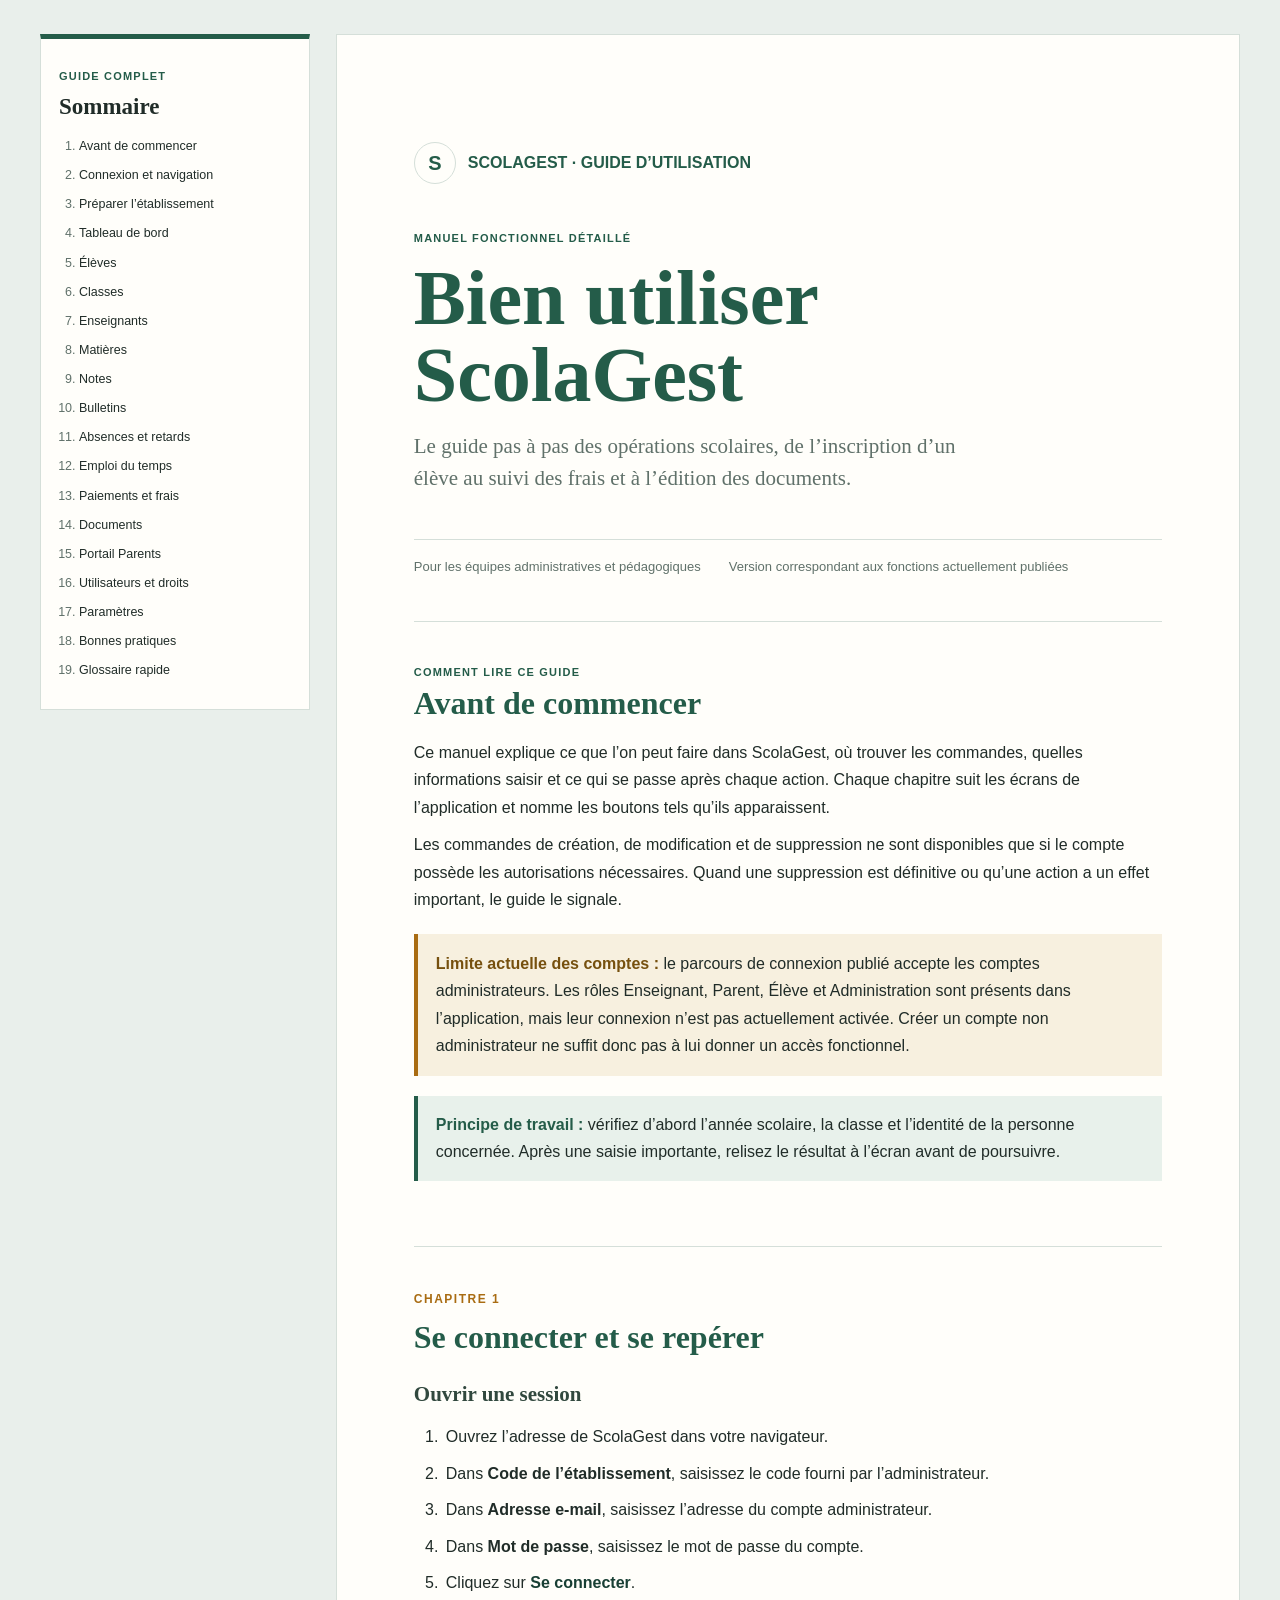
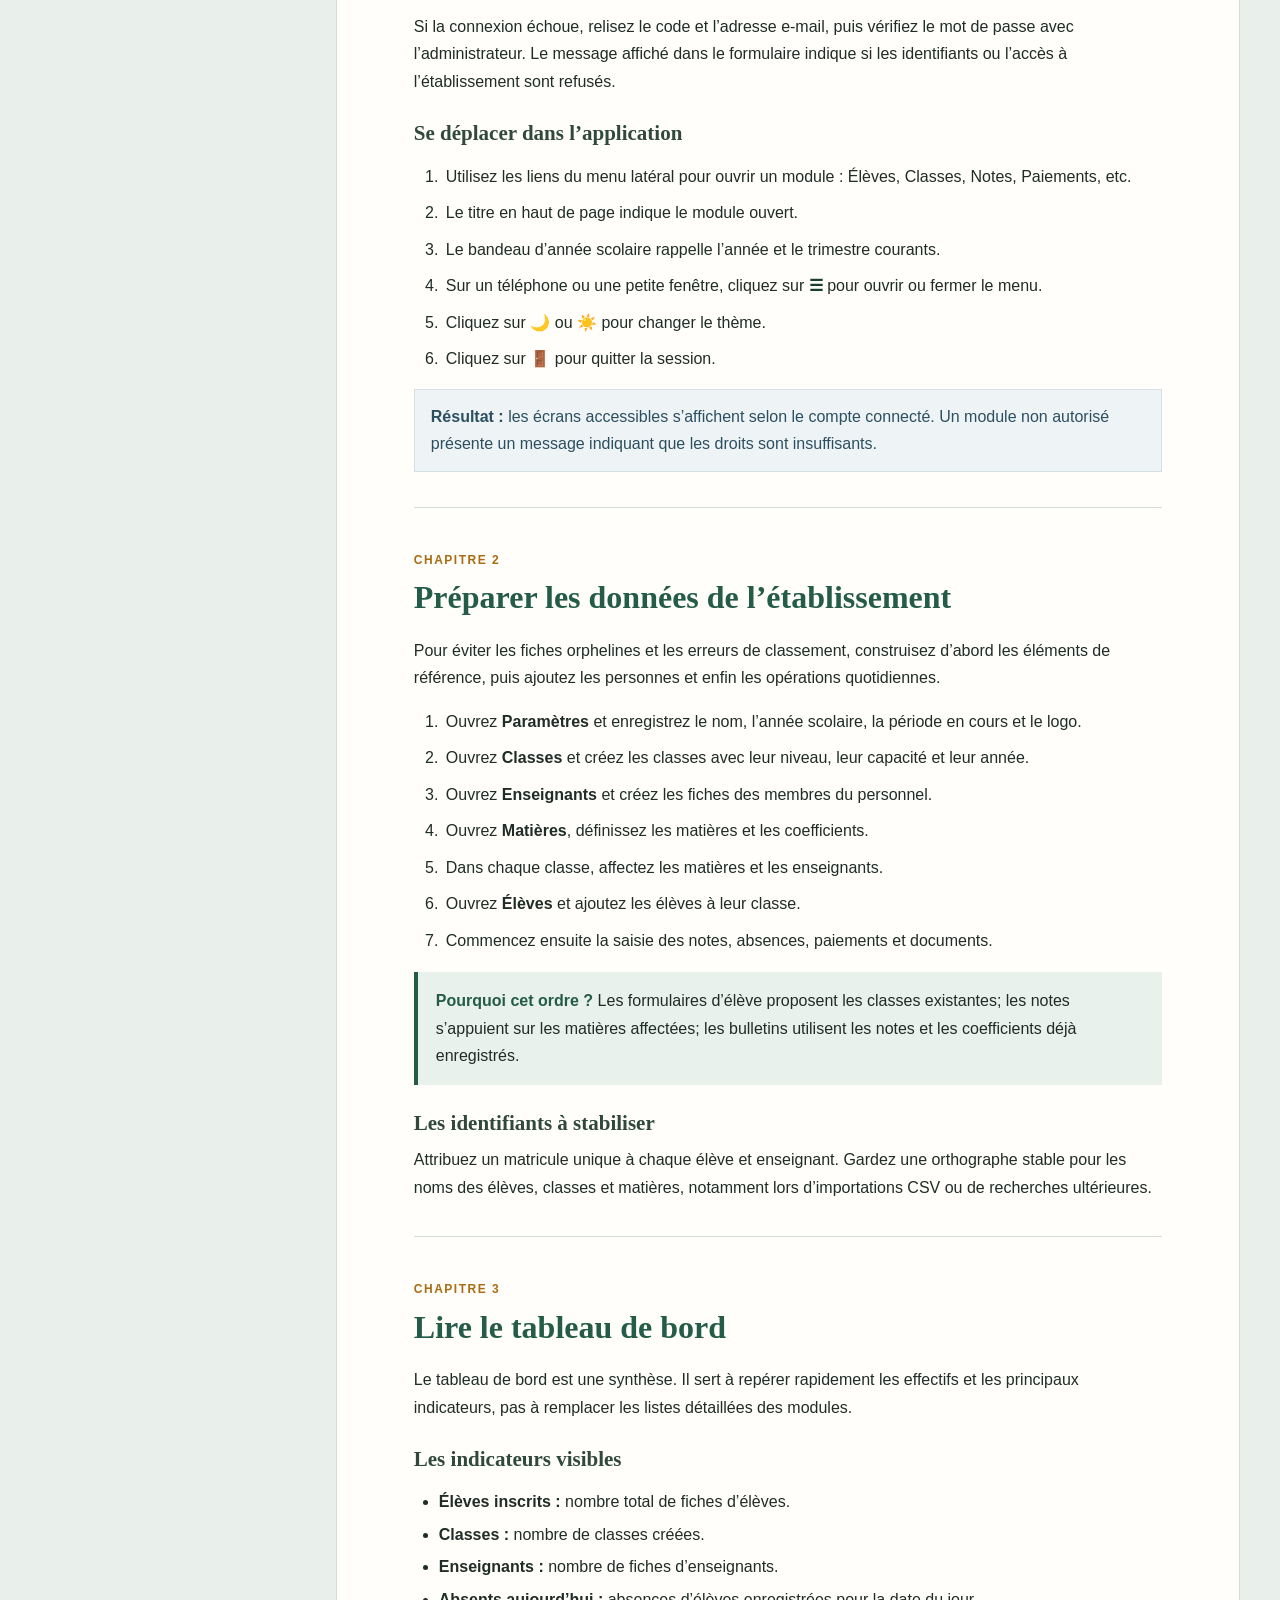
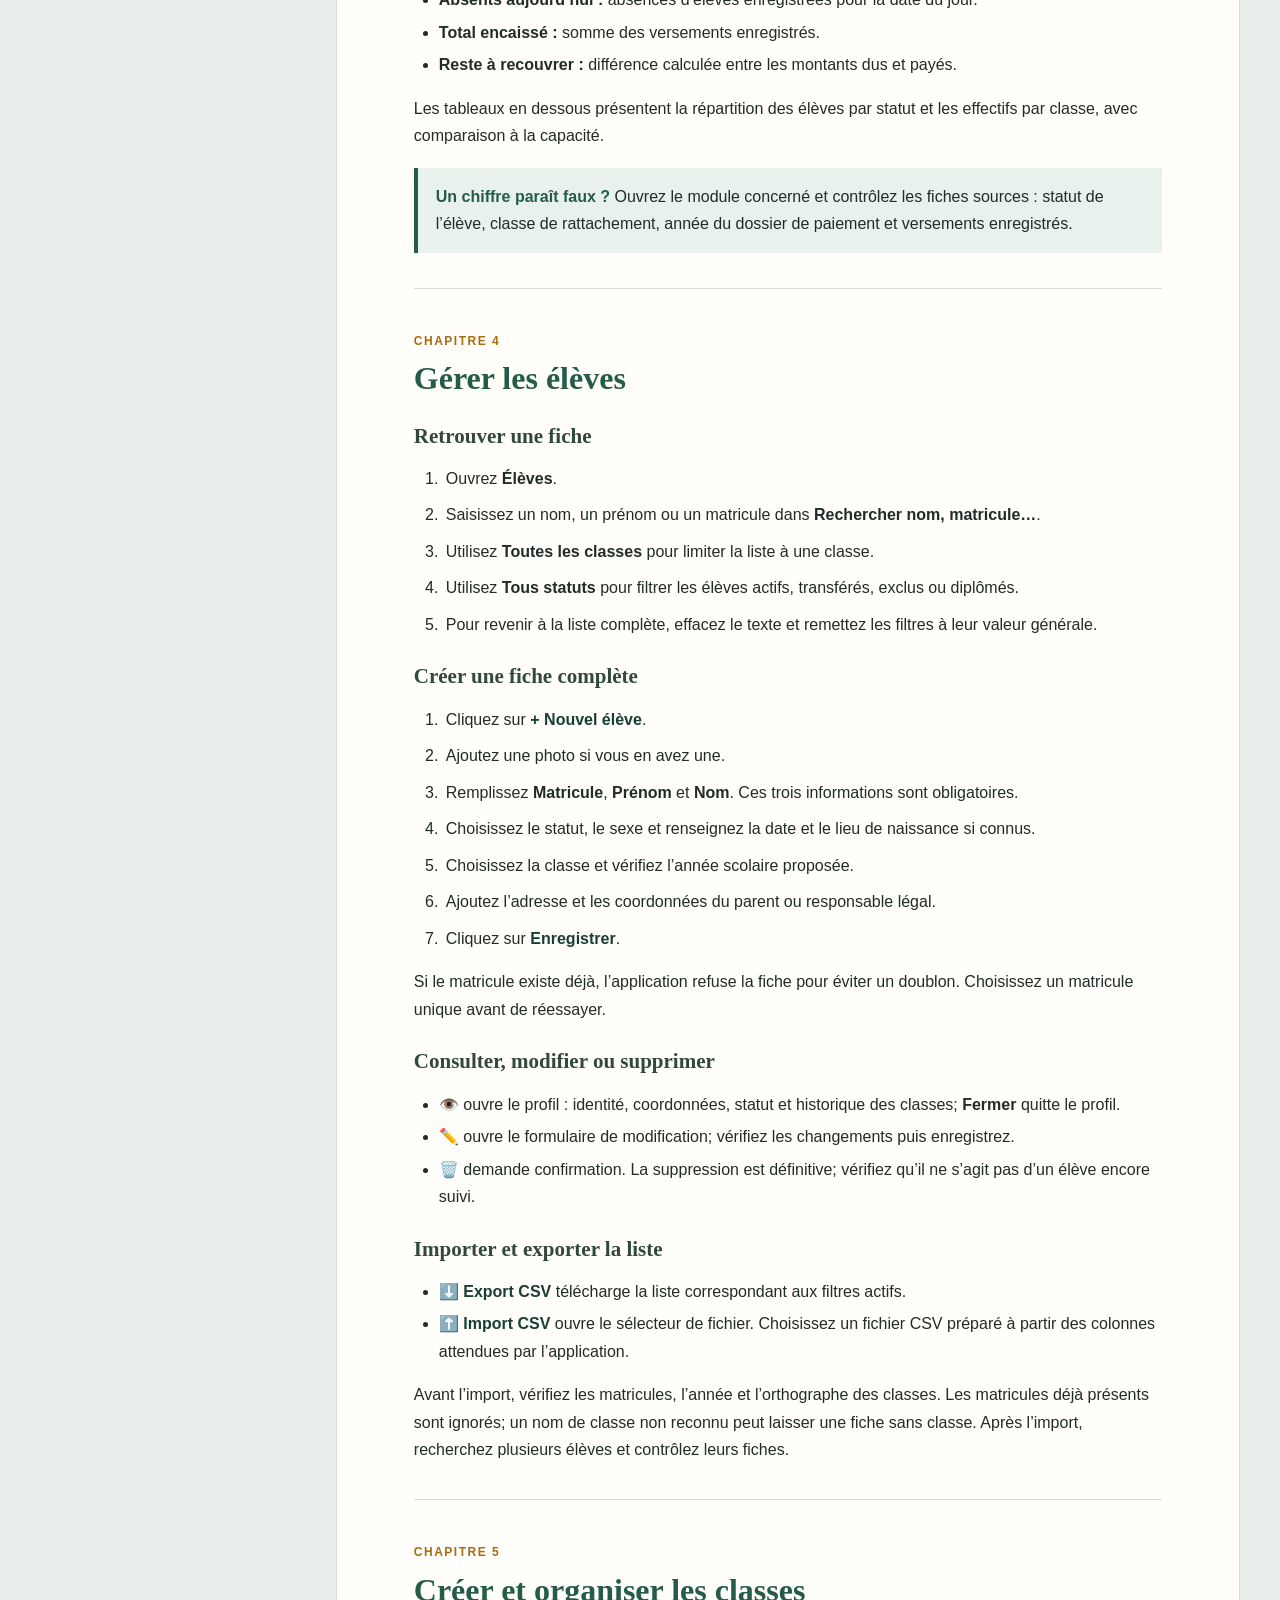
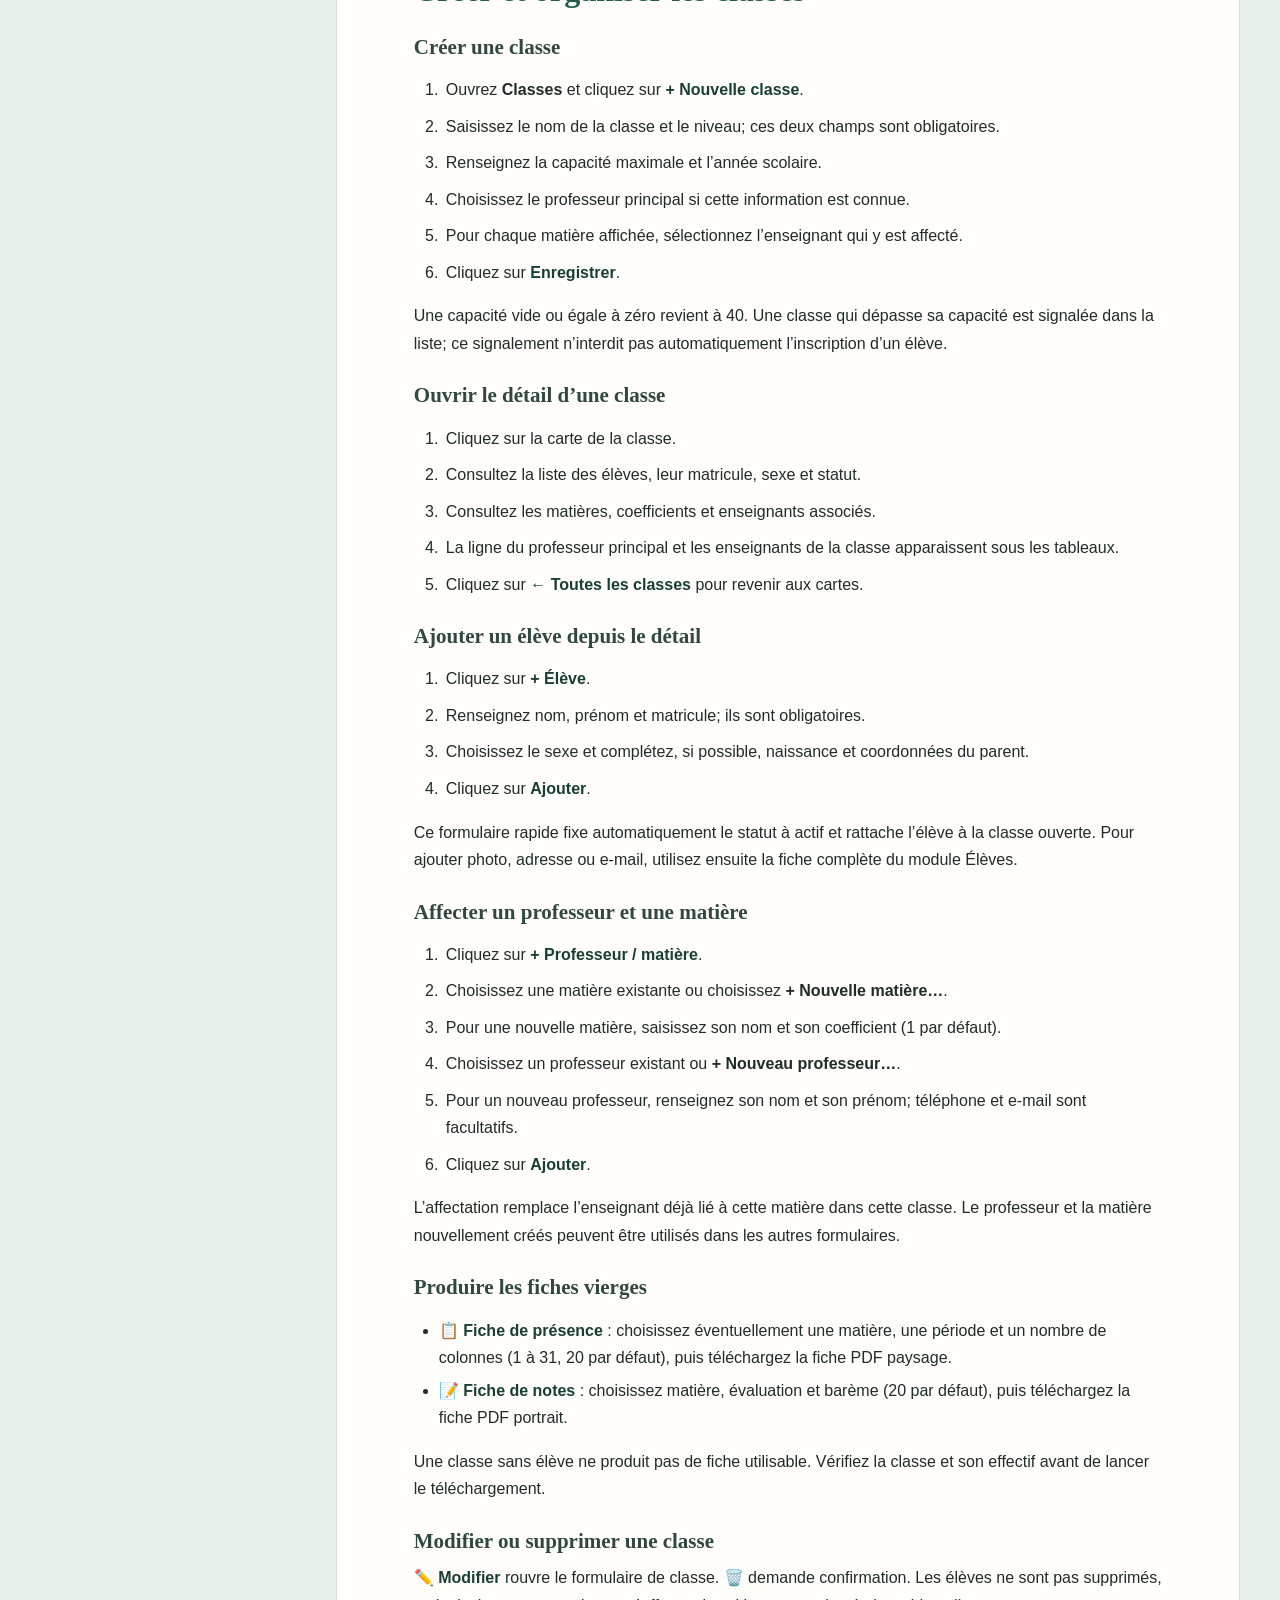
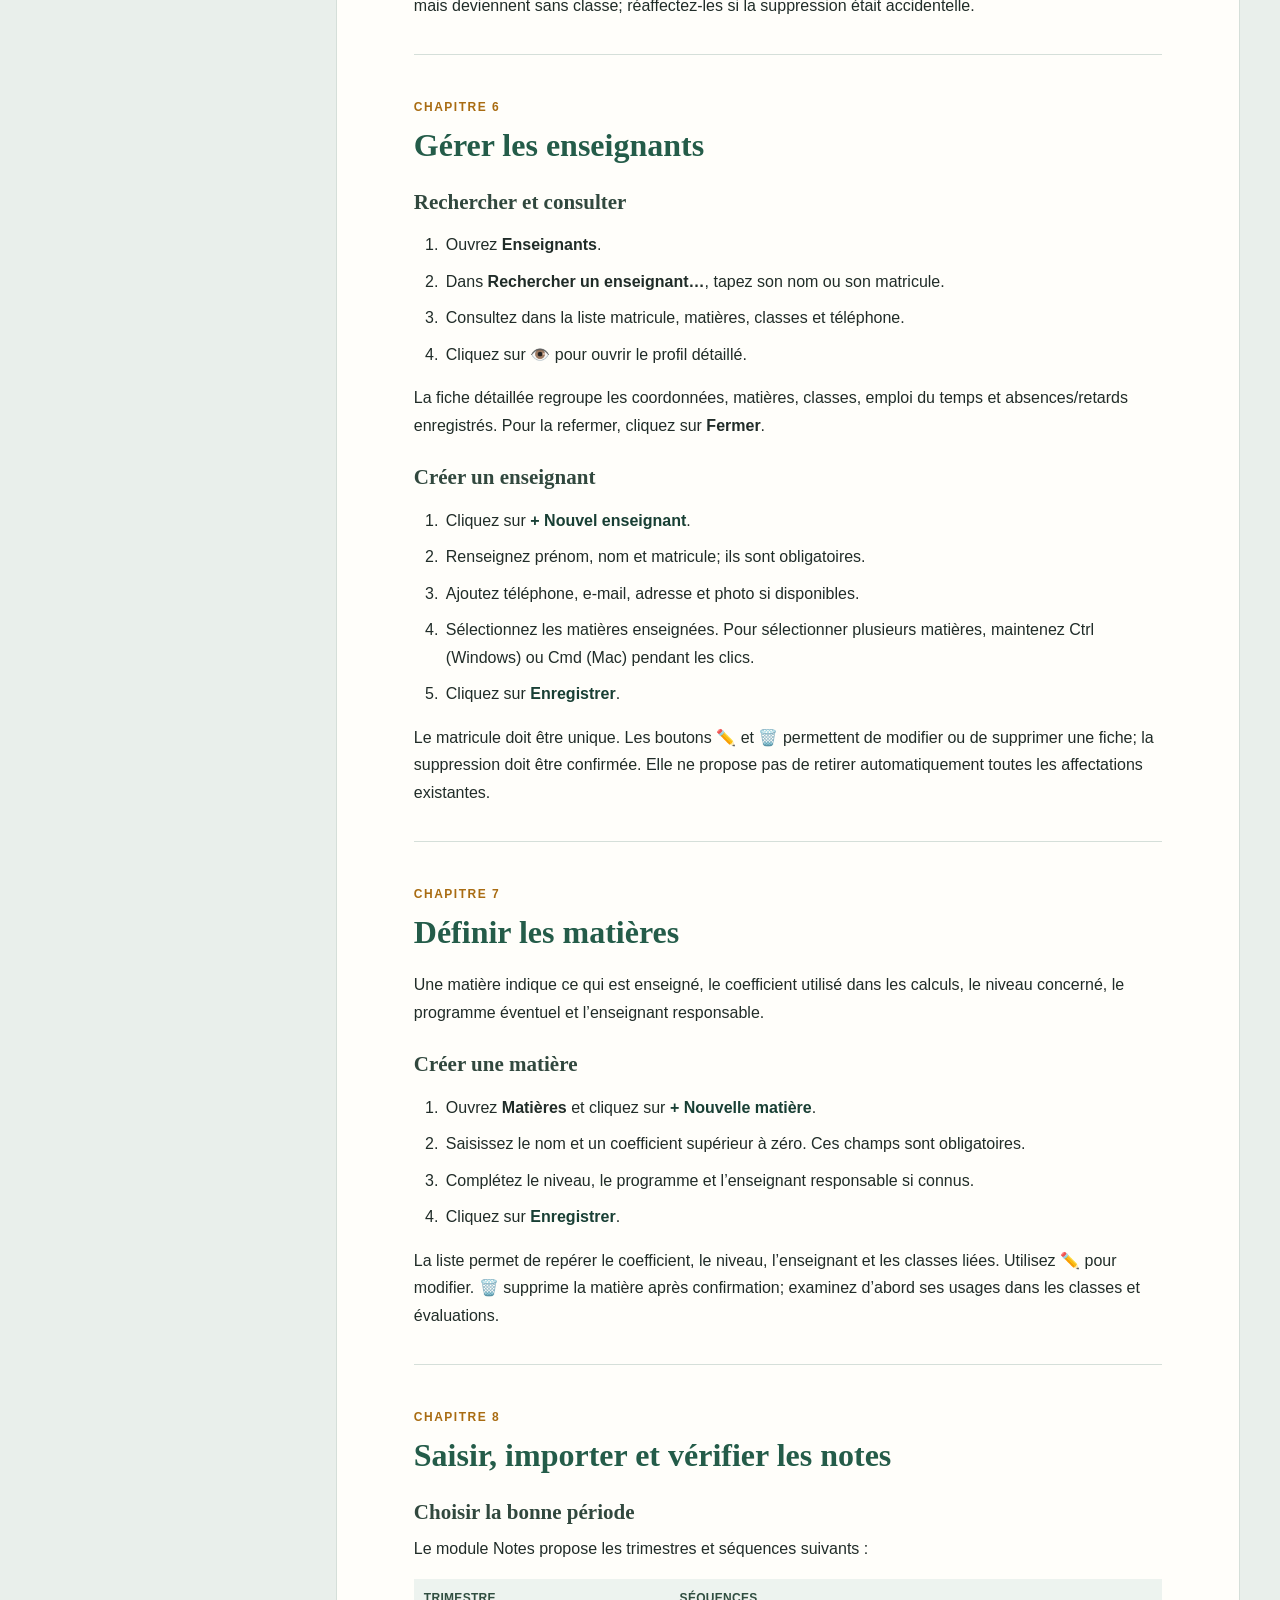
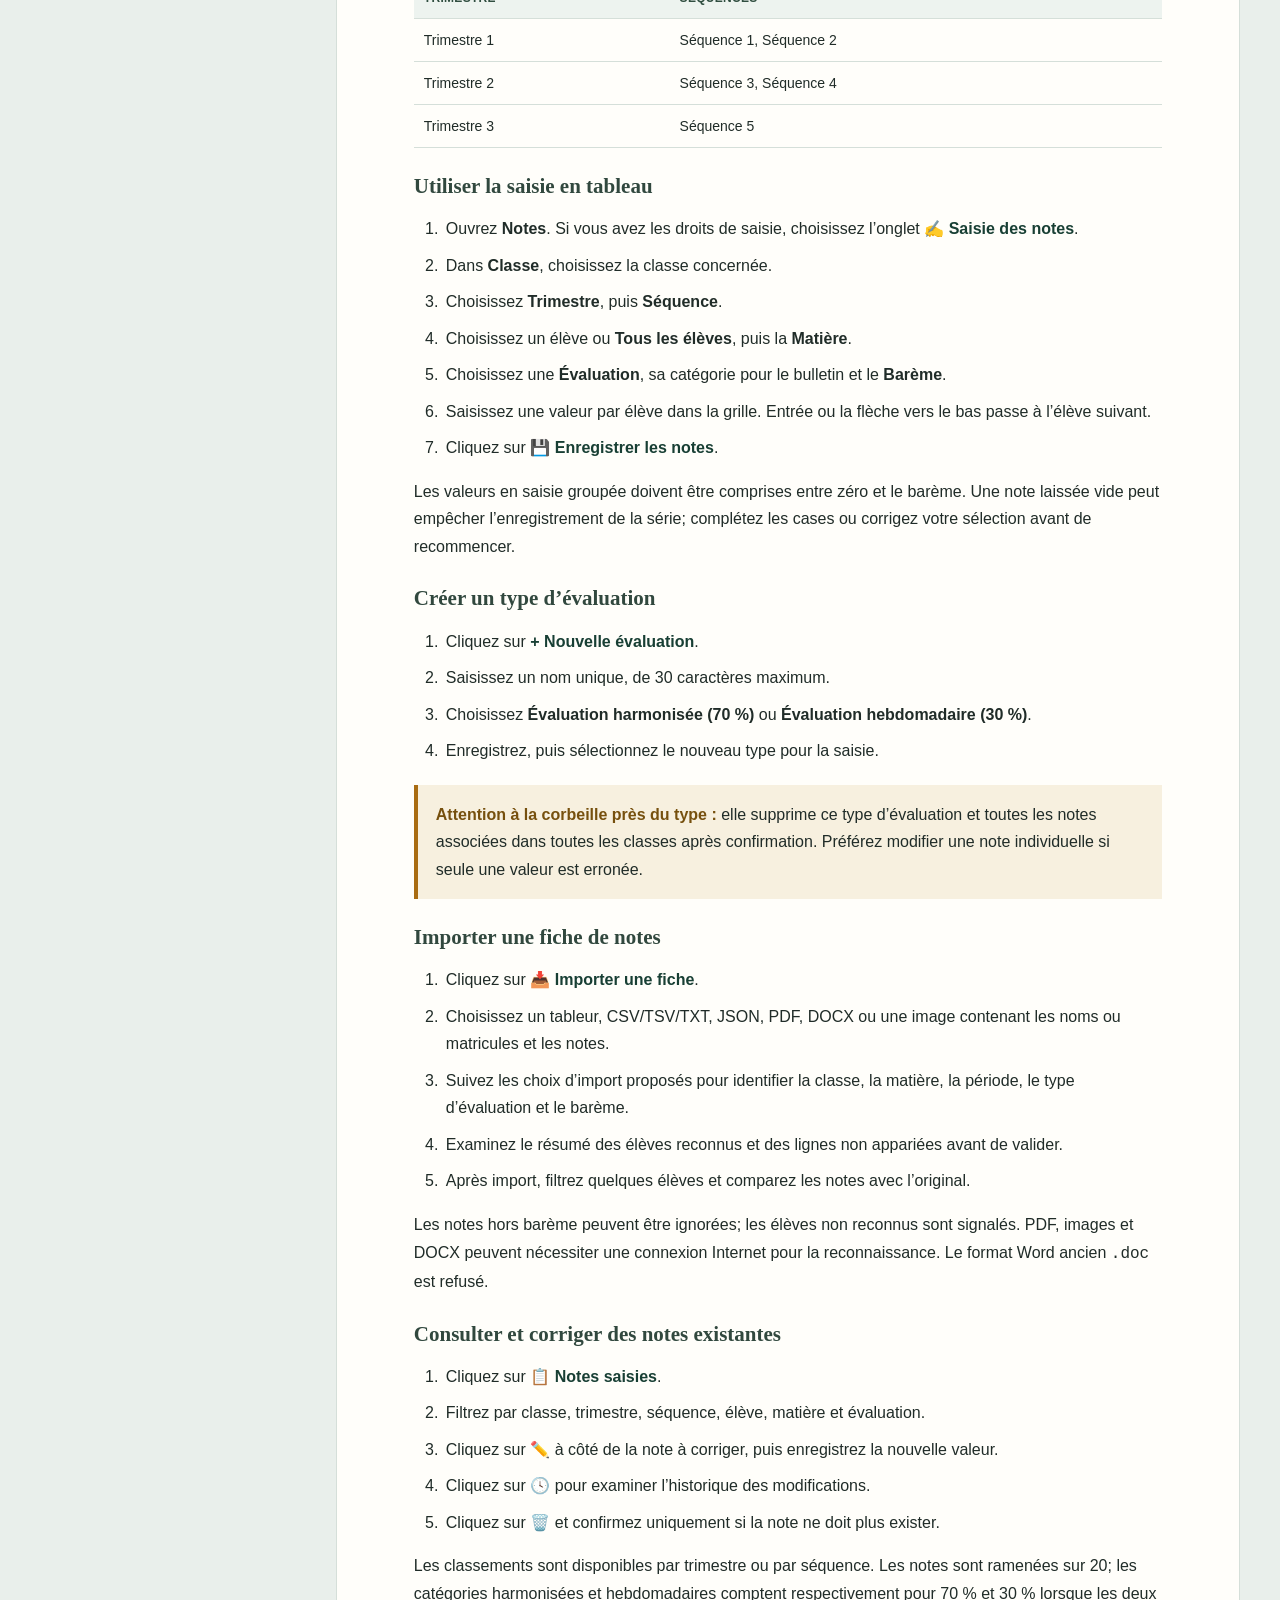
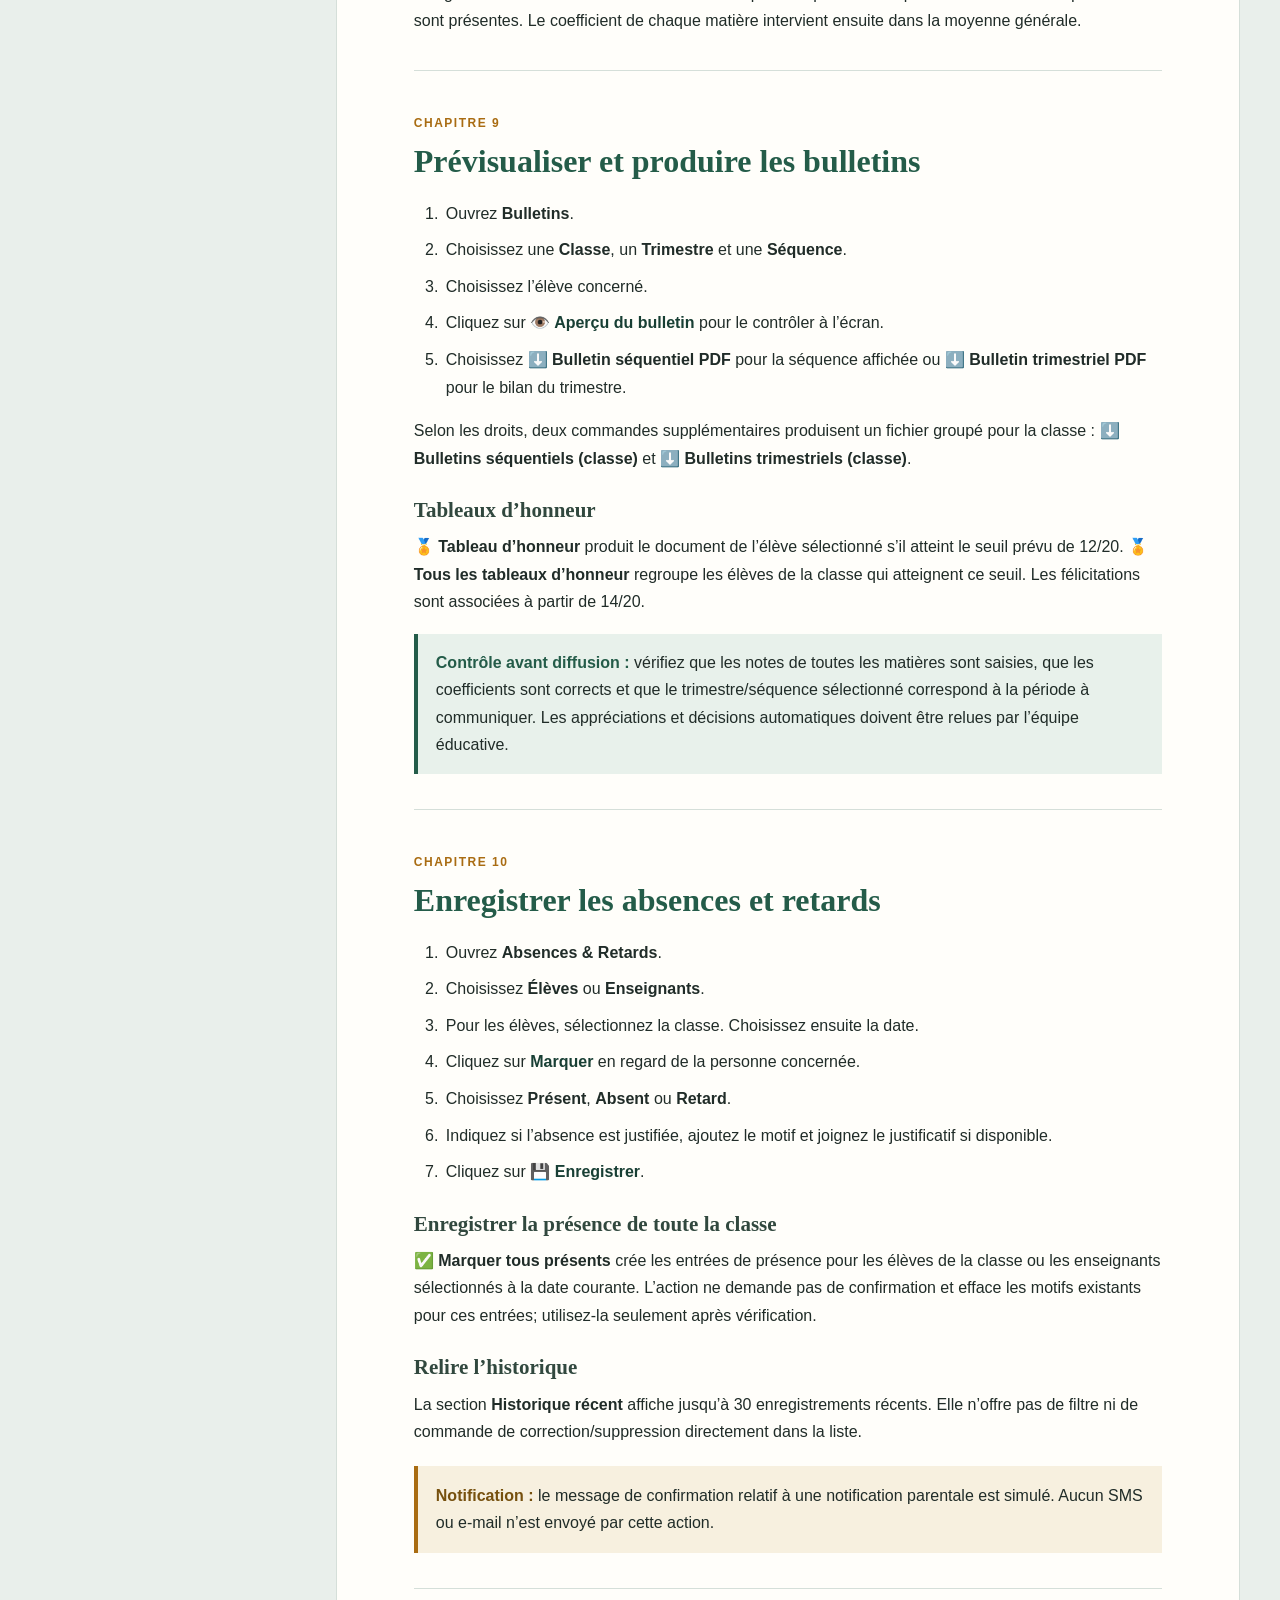
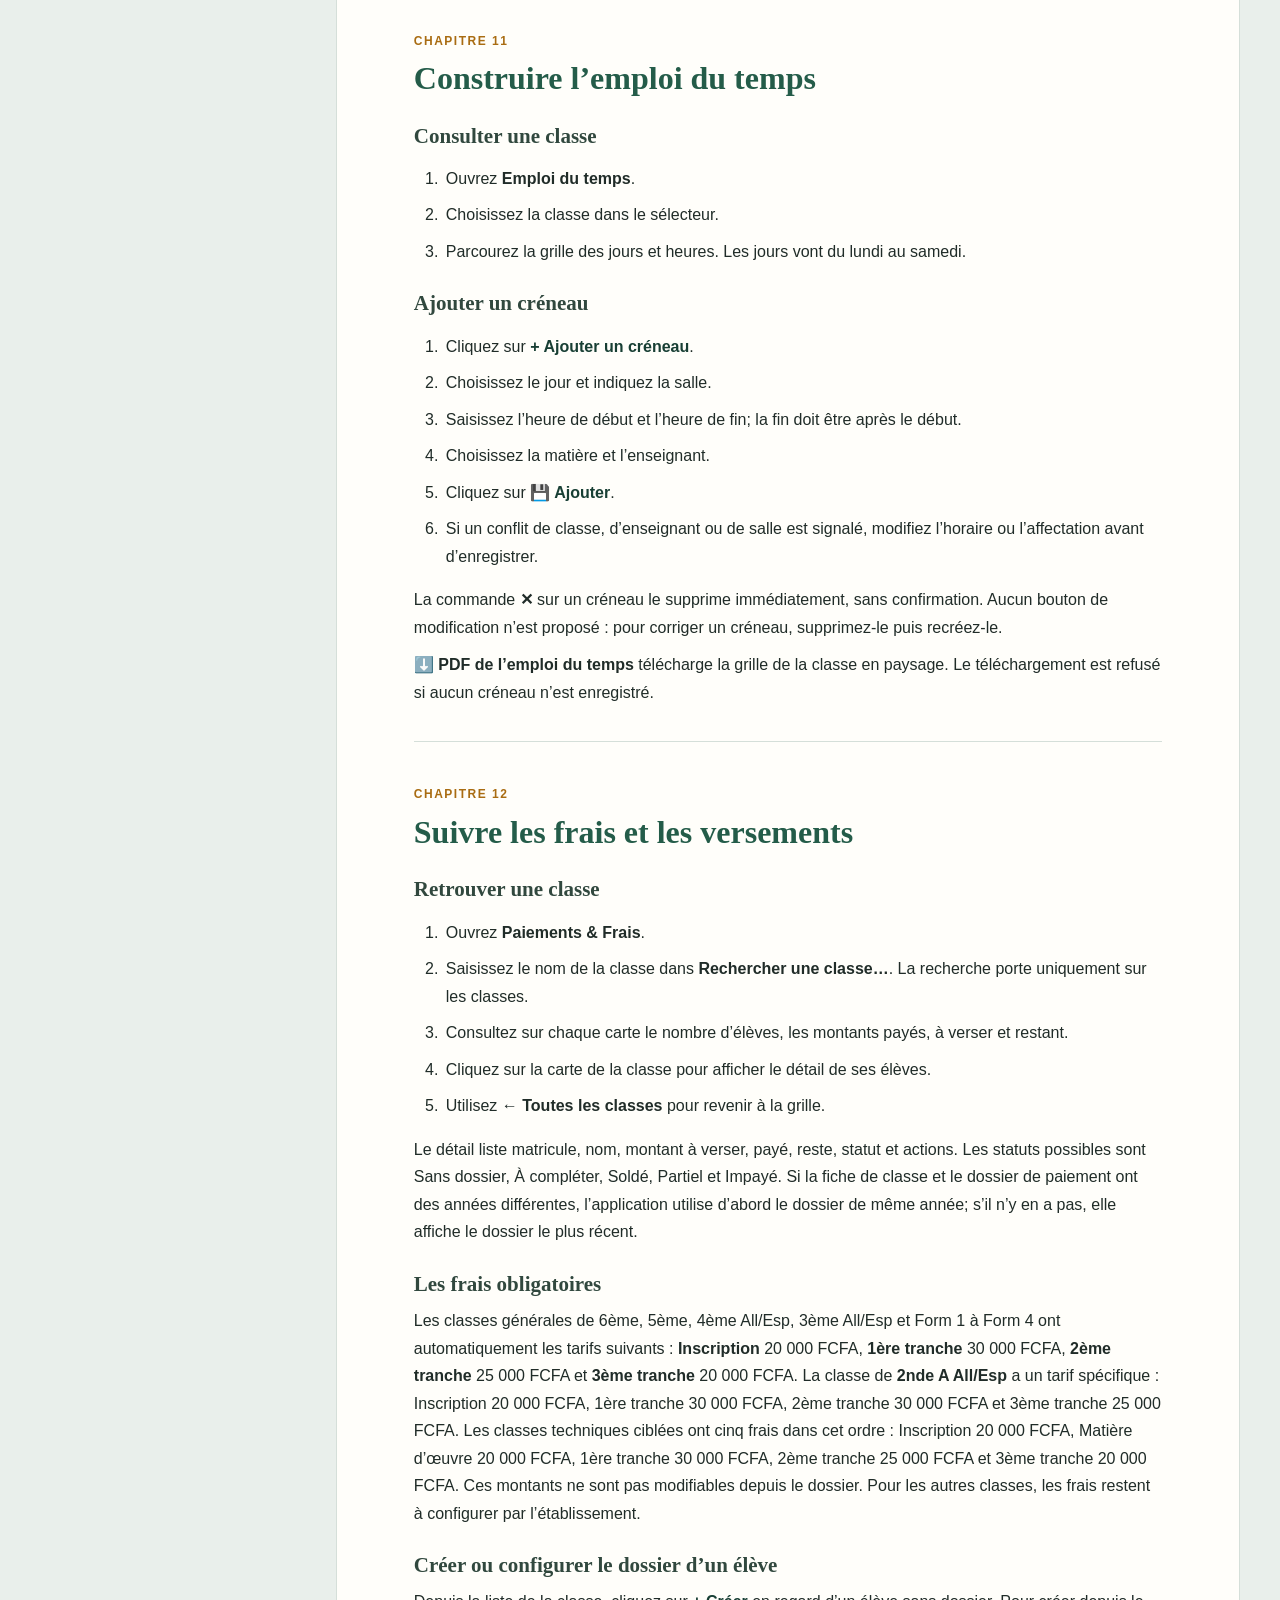
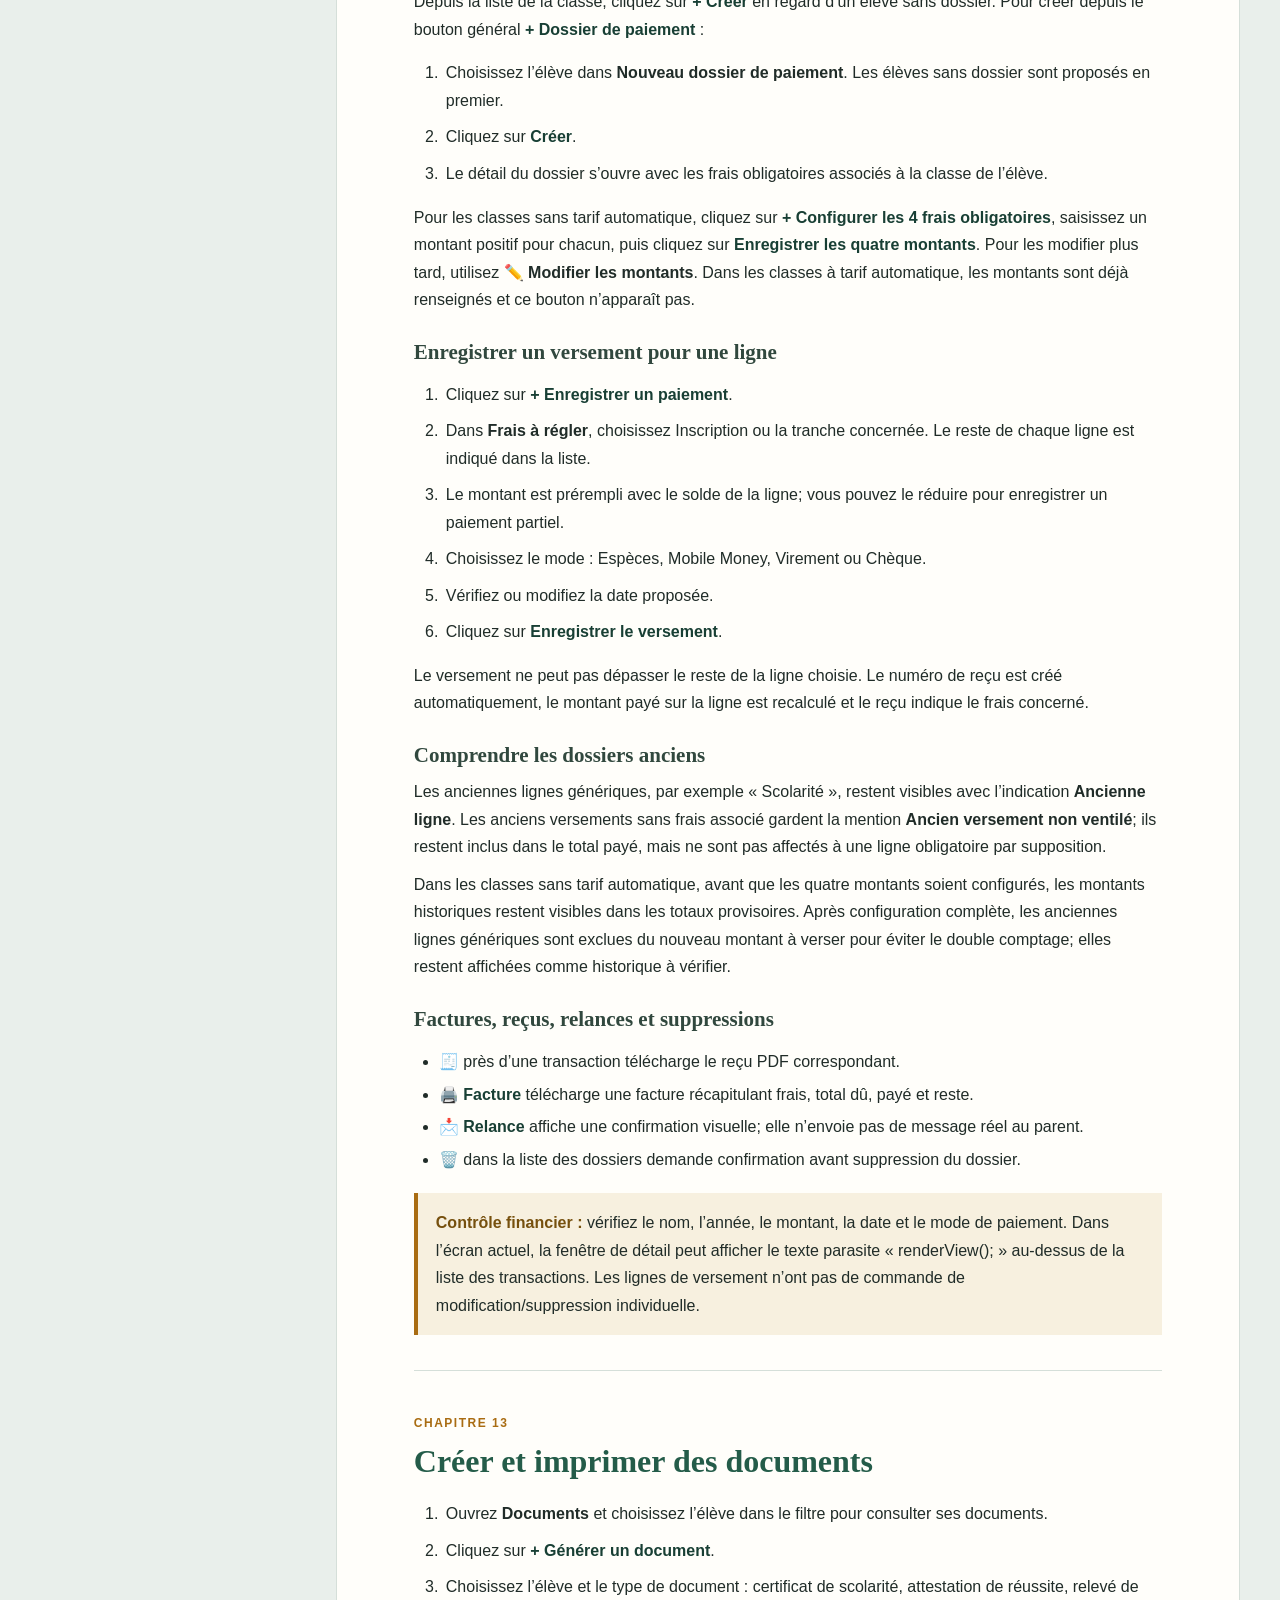
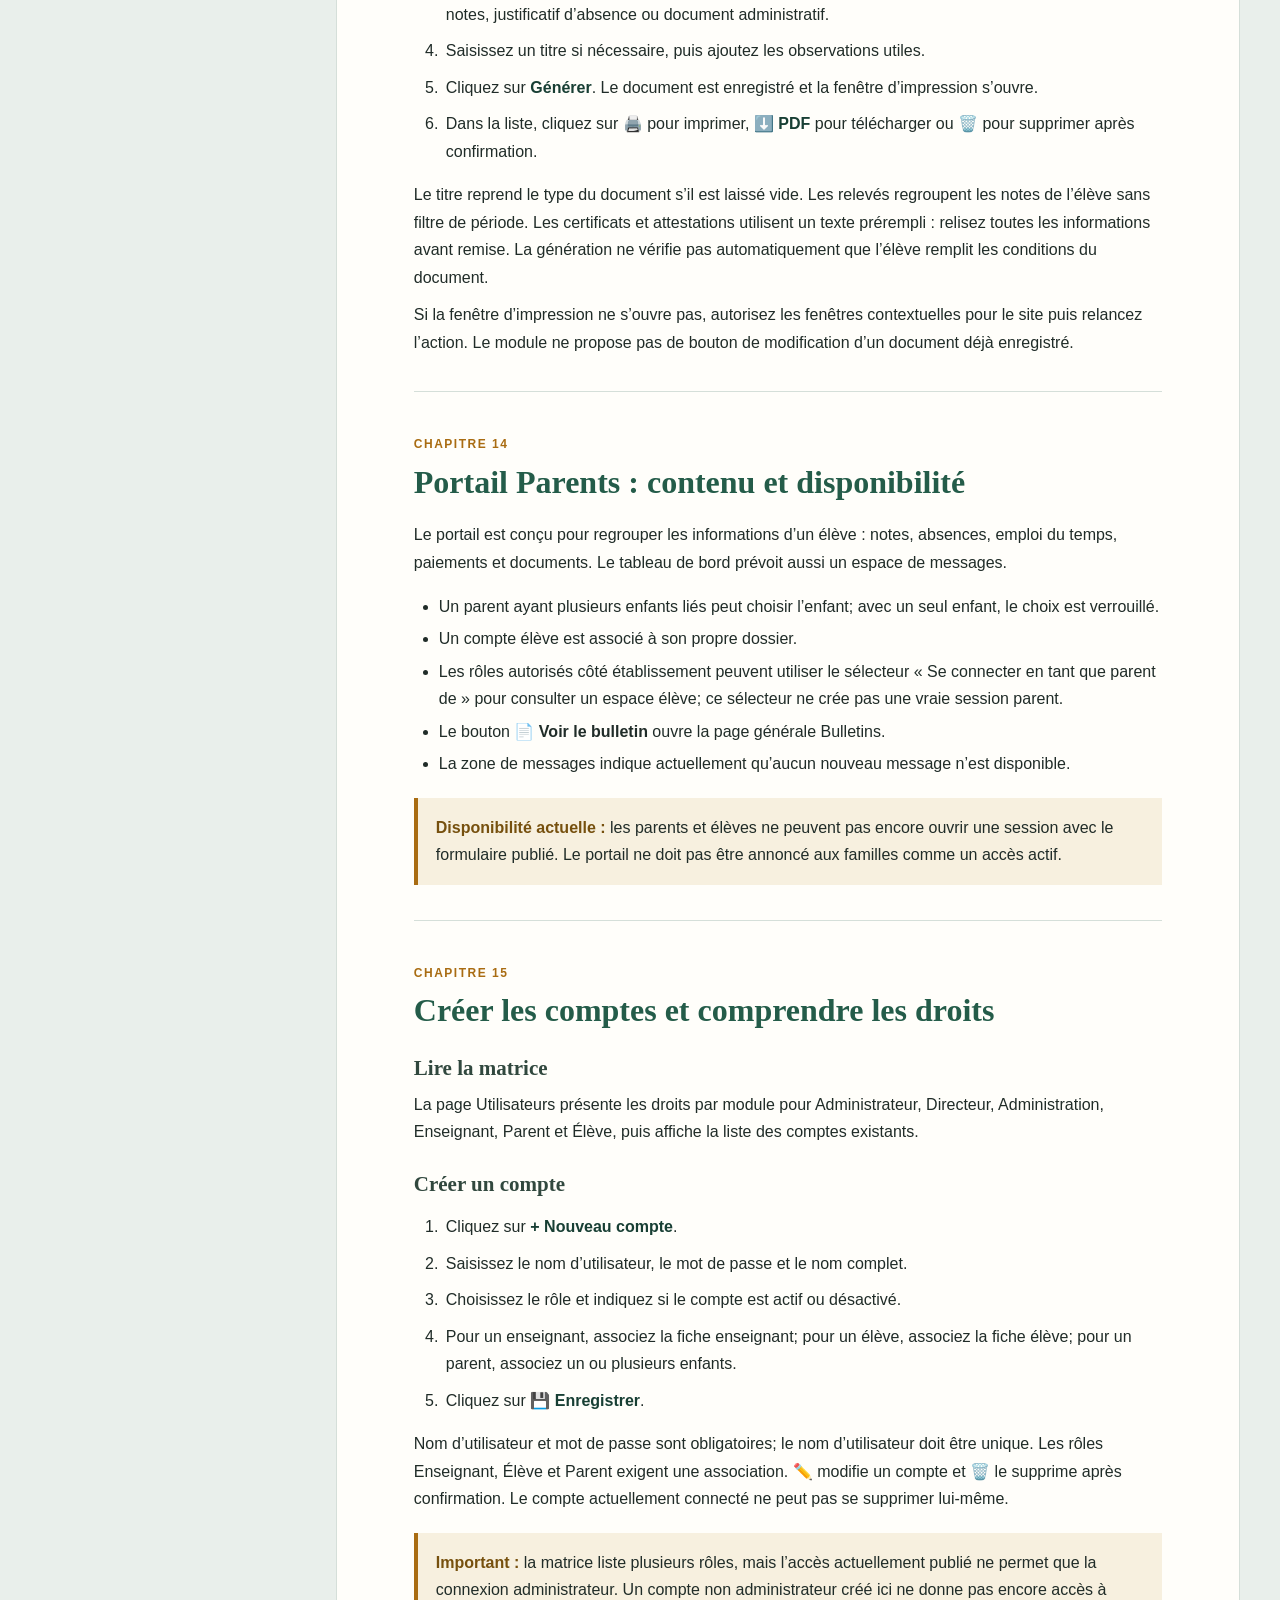
<file: manuel-utilisateur-livre.html>
<!DOCTYPE html>
<html lang="fr">
<head>
  <meta charset="UTF-8">
  <meta name="viewport" content="width=device-width, initial-scale=1.0">
  <meta name="description" content="Guide détaillé, pas à pas, pour utiliser ScolaGest au quotidien.">
  <title>Le guide ScolaGest — Manuel utilisateur</title>
  <style>
    :root{color-scheme:light;--ink:#202c28;--muted:#60716a;--paper:#fffefa;--ground:#e9efeb;--line:#d5dfd9;--green:#245c49;--green-soft:#e8f1eb;--gold:#a96c12;--gold-soft:#f7f0df;--blue:#285d7a;--serif:Georgia,"Times New Roman",serif;--sans:"Avenir Next",Avenir,"Segoe UI",sans-serif}
    *{box-sizing:border-box}
    html{scroll-behavior:smooth;scroll-padding-top:20px}
    body{margin:0;background:var(--ground);color:var(--ink);font:16px/1.72 var(--sans)}
    .book{width:min(1200px,calc(100% - 40px));margin:34px auto;display:grid;grid-template-columns:270px minmax(0,1fr);gap:26px;align-items:start}
    .contents{position:sticky;top:20px;max-height:calc(100vh - 40px);overflow:auto;background:var(--paper);border:1px solid var(--line);border-top:5px solid var(--green);padding:22px 18px}
    .contents .label,.kicker{color:var(--green);font-size:11px;font-weight:800;letter-spacing:1.2px;text-transform:uppercase}
    .contents h2{margin:4px 0 14px;font:600 23px/1.2 var(--serif);color:var(--ink)}
    .contents ol{margin:0;padding-left:20px}.contents li{padding:3px 0;color:var(--muted);font-size:12.5px;line-height:1.45}.contents a{color:var(--ink);text-decoration:none}.contents a:hover{color:var(--green);text-decoration:underline}
    main{min-width:0;background:var(--paper);border:1px solid var(--line);padding:clamp(28px,6vw,78px)}
    .cover{min-height:510px;display:flex;flex-direction:column;justify-content:space-between;padding:30px 0 42px;border-bottom:1px solid var(--line)}
    .cover .mark{display:flex;align-items:center;gap:12px;color:var(--green);font-weight:750}.mark-symbol{display:grid;place-items:center;width:42px;height:42px;border:1px solid var(--line);border-radius:50%;font-size:20px}
    .cover-title{max-width:680px}.cover h1{margin:12px 0 18px;font:600 clamp(48px,7vw,78px)/.98 var(--serif);letter-spacing:0;color:var(--green)}
    .cover .subtitle{max-width:580px;color:var(--muted);font:21px/1.5 var(--serif)}
    .cover-meta{display:flex;flex-wrap:wrap;gap:12px 28px;color:var(--muted);font-size:13px;border-top:1px solid var(--line);padding-top:16px}
    .preface{padding:35px 0 12px}.preface h2,.chapter h2{font:600 32px/1.2 var(--serif);color:var(--green);margin:0 0 16px}
    .chapter{padding-top:42px;margin-top:35px;border-top:1px solid var(--line);scroll-margin-top:18px}
    .chapter-head{margin-bottom:20px}.chapter-no{display:block;color:var(--gold);font-size:12px;font-weight:800;text-transform:uppercase;letter-spacing:1.5px;margin-bottom:8px}
    .chapter h3{font:600 21px/1.25 var(--serif);margin:25px 0 8px;color:#31483e}.chapter h4{font-size:16px;margin:20px 0 7px;color:var(--green)}
    p{margin:10px 0}ul,ol{padding-left:25px}li{margin:5px 0}.procedure{padding-left:29px}.procedure>li{padding-left:3px;margin:9px 0}
    .callout{margin:20px 0;padding:16px 18px;border-left:4px solid var(--gold);background:var(--gold-soft)}.callout strong{color:#76500e}
    .tip{margin:18px 0;padding:15px 18px;border-left:4px solid var(--green);background:var(--green-soft)}.tip strong{color:var(--green)}
    .result{margin:14px 0;padding:13px 16px;background:#eef3f6;border:1px solid #d5e0e5;color:#2c4f60}
    .button-name{font-weight:750;color:#183f34}.small{color:var(--muted);font-size:14px}
    table{width:100%;border-collapse:collapse;margin:16px 0;font-size:14px}th,td{text-align:left;vertical-align:top;padding:9px 10px;border-bottom:1px solid var(--line)}th{background:#edf3ef;color:#304e40;font-size:12px;text-transform:uppercase;letter-spacing:.3px}
    footer{margin-top:42px;padding-top:18px;border-top:1px solid var(--line);color:var(--muted);font-size:13px}
    @media(max-width:850px){.book{display:block;width:min(760px,calc(100% - 20px));margin:10px auto}.contents{position:static;max-height:none;margin-bottom:10px}.contents ol{columns:2;column-gap:24px}main{padding:30px 22px}.cover{min-height:410px}}
    @media(max-width:500px){body{font-size:15px}.book{width:calc(100% - 12px)}.contents ol{columns:1}main{padding:24px 17px}.cover{min-height:360px}.cover h1{font-size:46px}.cover .subtitle{font-size:18px}table{font-size:12px}th,td{padding:7px 6px}}
    @media print{@page{size:A4;margin:18mm 17mm}body{background:white;color:#1f2925;font-size:10pt;line-height:1.55}.book{display:block;width:auto;margin:0}.contents{display:none}main{padding:0;border:0}.cover{min-height:245mm;page-break-after:always}.cover h1{font-size:45pt}.preface{page-break-after:always}.chapter{padding-top:12mm;margin-top:0;break-before:page;border-top:0}.chapter h2{font-size:21pt}.chapter h3{font-size:14pt;break-after:avoid}.chapter h4{break-after:avoid}.callout,.tip,.result,table{break-inside:avoid}a{color:inherit;text-decoration:none}footer{break-inside:avoid}}
  </style>
</head>
<body>
  <div class="book">
    <nav class="contents" aria-label="Table des matières">
      <span class="label">Guide complet</span>
      <h2>Sommaire</h2>
      <ol>
        <li><a href="#avant-de-commencer">Avant de commencer</a></li>
        <li><a href="#connexion">Connexion et navigation</a></li>
        <li><a href="#demarrage">Préparer l’établissement</a></li>
        <li><a href="#tableau-de-bord">Tableau de bord</a></li>
        <li><a href="#eleves">Élèves</a></li>
        <li><a href="#classes">Classes</a></li>
        <li><a href="#enseignants">Enseignants</a></li>
        <li><a href="#matieres">Matières</a></li>
        <li><a href="#notes">Notes</a></li>
        <li><a href="#bulletins">Bulletins</a></li>
        <li><a href="#absences">Absences et retards</a></li>
        <li><a href="#emploi">Emploi du temps</a></li>
        <li><a href="#paiements">Paiements et frais</a></li>
        <li><a href="#documents">Documents</a></li>
        <li><a href="#parents">Portail Parents</a></li>
        <li><a href="#utilisateurs">Utilisateurs et droits</a></li>
        <li><a href="#parametres">Paramètres</a></li>
        <li><a href="#bonnes-pratiques">Bonnes pratiques</a></li>
        <li><a href="#glossaire">Glossaire rapide</a></li>
      </ol>
    </nav>

    <main>
      <header class="cover">
        <div class="mark"><span class="mark-symbol">S</span><span>SCOLAGEST · GUIDE D’UTILISATION</span></div>
        <div class="cover-title">
          <p class="kicker">Manuel fonctionnel détaillé</p>
          <h1>Bien utiliser<br>ScolaGest</h1>
          <p class="subtitle">Le guide pas à pas des opérations scolaires, de l’inscription d’un élève au suivi des frais et à l’édition des documents.</p>
        </div>
        <div class="cover-meta"><span>Pour les équipes administratives et pédagogiques</span><span>Version correspondant aux fonctions actuellement publiées</span></div>
      </header>

      <section class="preface" id="avant-de-commencer">
        <span class="kicker">Comment lire ce guide</span>
        <h2>Avant de commencer</h2>
        <p>Ce manuel explique ce que l’on peut faire dans ScolaGest, où trouver les commandes, quelles informations saisir et ce qui se passe après chaque action. Chaque chapitre suit les écrans de l’application et nomme les boutons tels qu’ils apparaissent.</p>
        <p>Les commandes de création, de modification et de suppression ne sont disponibles que si le compte possède les autorisations nécessaires. Quand une suppression est définitive ou qu’une action a un effet important, le guide le signale.</p>
        <aside class="callout"><strong>Limite actuelle des comptes :</strong> le parcours de connexion publié accepte les comptes administrateurs. Les rôles Enseignant, Parent, Élève et Administration sont présents dans l’application, mais leur connexion n’est pas actuellement activée. Créer un compte non administrateur ne suffit donc pas à lui donner un accès fonctionnel.</aside>
        <div class="tip"><strong>Principe de travail :</strong> vérifiez d’abord l’année scolaire, la classe et l’identité de la personne concernée. Après une saisie importante, relisez le résultat à l’écran avant de poursuivre.</div>
      </section>

      <section class="chapter" id="connexion">
        <div class="chapter-head"><span class="chapter-no">Chapitre 1</span><h2>Se connecter et se repérer</h2></div>
        <h3>Ouvrir une session</h3>
        <ol class="procedure">
          <li>Ouvrez l’adresse de ScolaGest dans votre navigateur.</li>
          <li>Dans <strong>Code de l’établissement</strong>, saisissez le code fourni par l’administrateur.</li>
          <li>Dans <strong>Adresse e-mail</strong>, saisissez l’adresse du compte administrateur.</li>
          <li>Dans <strong>Mot de passe</strong>, saisissez le mot de passe du compte.</li>
          <li>Cliquez sur <strong class="button-name">Se connecter</strong>.</li>
        </ol>
        <p>Si la connexion échoue, relisez le code et l’adresse e-mail, puis vérifiez le mot de passe avec l’administrateur. Le message affiché dans le formulaire indique si les identifiants ou l’accès à l’établissement sont refusés.</p>
        <h3>Se déplacer dans l’application</h3>
        <ol class="procedure">
          <li>Utilisez les liens du menu latéral pour ouvrir un module : Élèves, Classes, Notes, Paiements, etc.</li>
          <li>Le titre en haut de page indique le module ouvert.</li>
          <li>Le bandeau d’année scolaire rappelle l’année et le trimestre courants.</li>
          <li>Sur un téléphone ou une petite fenêtre, cliquez sur <strong class="button-name">☰</strong> pour ouvrir ou fermer le menu.</li>
          <li>Cliquez sur <strong class="button-name">🌙</strong> ou <strong class="button-name">☀️</strong> pour changer le thème.</li>
          <li>Cliquez sur <strong class="button-name">🚪</strong> pour quitter la session.</li>
        </ol>
        <div class="result"><strong>Résultat :</strong> les écrans accessibles s’affichent selon le compte connecté. Un module non autorisé présente un message indiquant que les droits sont insuffisants.</div>
      </section>

      <section class="chapter" id="demarrage">
        <div class="chapter-head"><span class="chapter-no">Chapitre 2</span><h2>Préparer les données de l’établissement</h2></div>
        <p>Pour éviter les fiches orphelines et les erreurs de classement, construisez d’abord les éléments de référence, puis ajoutez les personnes et enfin les opérations quotidiennes.</p>
        <ol class="procedure">
          <li>Ouvrez <strong>Paramètres</strong> et enregistrez le nom, l’année scolaire, la période en cours et le logo.</li>
          <li>Ouvrez <strong>Classes</strong> et créez les classes avec leur niveau, leur capacité et leur année.</li>
          <li>Ouvrez <strong>Enseignants</strong> et créez les fiches des membres du personnel.</li>
          <li>Ouvrez <strong>Matières</strong>, définissez les matières et les coefficients.</li>
          <li>Dans chaque classe, affectez les matières et les enseignants.</li>
          <li>Ouvrez <strong>Élèves</strong> et ajoutez les élèves à leur classe.</li>
          <li>Commencez ensuite la saisie des notes, absences, paiements et documents.</li>
        </ol>
        <div class="tip"><strong>Pourquoi cet ordre ?</strong> Les formulaires d’élève proposent les classes existantes; les notes s’appuient sur les matières affectées; les bulletins utilisent les notes et les coefficients déjà enregistrés.</div>
        <h3>Les identifiants à stabiliser</h3>
        <p>Attribuez un matricule unique à chaque élève et enseignant. Gardez une orthographe stable pour les noms des élèves, classes et matières, notamment lors d’importations CSV ou de recherches ultérieures.</p>
      </section>

      <section class="chapter" id="tableau-de-bord">
        <div class="chapter-head"><span class="chapter-no">Chapitre 3</span><h2>Lire le tableau de bord</h2></div>
        <p>Le tableau de bord est une synthèse. Il sert à repérer rapidement les effectifs et les principaux indicateurs, pas à remplacer les listes détaillées des modules.</p>
        <h3>Les indicateurs visibles</h3>
        <ul>
          <li><strong>Élèves inscrits :</strong> nombre total de fiches d’élèves.</li>
          <li><strong>Classes :</strong> nombre de classes créées.</li>
          <li><strong>Enseignants :</strong> nombre de fiches d’enseignants.</li>
          <li><strong>Absents aujourd’hui :</strong> absences d’élèves enregistrées pour la date du jour.</li>
          <li><strong>Total encaissé :</strong> somme des versements enregistrés.</li>
          <li><strong>Reste à recouvrer :</strong> différence calculée entre les montants dus et payés.</li>
        </ul>
        <p>Les tableaux en dessous présentent la répartition des élèves par statut et les effectifs par classe, avec comparaison à la capacité.</p>
        <div class="tip"><strong>Un chiffre paraît faux ?</strong> Ouvrez le module concerné et contrôlez les fiches sources : statut de l’élève, classe de rattachement, année du dossier de paiement et versements enregistrés.</div>
      </section>

      <section class="chapter" id="eleves">
        <div class="chapter-head"><span class="chapter-no">Chapitre 4</span><h2>Gérer les élèves</h2></div>
        <h3>Retrouver une fiche</h3>
        <ol class="procedure">
          <li>Ouvrez <strong>Élèves</strong>.</li>
          <li>Saisissez un nom, un prénom ou un matricule dans <strong>Rechercher nom, matricule…</strong>.</li>
          <li>Utilisez <strong>Toutes les classes</strong> pour limiter la liste à une classe.</li>
          <li>Utilisez <strong>Tous statuts</strong> pour filtrer les élèves actifs, transférés, exclus ou diplômés.</li>
          <li>Pour revenir à la liste complète, effacez le texte et remettez les filtres à leur valeur générale.</li>
        </ol>
        <h3>Créer une fiche complète</h3>
        <ol class="procedure">
          <li>Cliquez sur <strong class="button-name">+ Nouvel élève</strong>.</li>
          <li>Ajoutez une photo si vous en avez une.</li>
          <li>Remplissez <strong>Matricule</strong>, <strong>Prénom</strong> et <strong>Nom</strong>. Ces trois informations sont obligatoires.</li>
          <li>Choisissez le statut, le sexe et renseignez la date et le lieu de naissance si connus.</li>
          <li>Choisissez la classe et vérifiez l’année scolaire proposée.</li>
          <li>Ajoutez l’adresse et les coordonnées du parent ou responsable légal.</li>
          <li>Cliquez sur <strong class="button-name">Enregistrer</strong>.</li>
        </ol>
        <p>Si le matricule existe déjà, l’application refuse la fiche pour éviter un doublon. Choisissez un matricule unique avant de réessayer.</p>
        <h3>Consulter, modifier ou supprimer</h3>
        <ul>
          <li><strong class="button-name">👁️</strong> ouvre le profil : identité, coordonnées, statut et historique des classes; <strong>Fermer</strong> quitte le profil.</li>
          <li><strong class="button-name">✏️</strong> ouvre le formulaire de modification; vérifiez les changements puis enregistrez.</li>
          <li><strong class="button-name">🗑️</strong> demande confirmation. La suppression est définitive; vérifiez qu’il ne s’agit pas d’un élève encore suivi.</li>
        </ul>
        <h3>Importer et exporter la liste</h3>
        <ul>
          <li><strong class="button-name">⬇️ Export CSV</strong> télécharge la liste correspondant aux filtres actifs.</li>
          <li><strong class="button-name">⬆️ Import CSV</strong> ouvre le sélecteur de fichier. Choisissez un fichier CSV préparé à partir des colonnes attendues par l’application.</li>
        </ul>
        <p>Avant l’import, vérifiez les matricules, l’année et l’orthographe des classes. Les matricules déjà présents sont ignorés; un nom de classe non reconnu peut laisser une fiche sans classe. Après l’import, recherchez plusieurs élèves et contrôlez leurs fiches.</p>
      </section>

      <section class="chapter" id="classes">
        <div class="chapter-head"><span class="chapter-no">Chapitre 5</span><h2>Créer et organiser les classes</h2></div>
        <h3>Créer une classe</h3>
        <ol class="procedure">
          <li>Ouvrez <strong>Classes</strong> et cliquez sur <strong class="button-name">+ Nouvelle classe</strong>.</li>
          <li>Saisissez le nom de la classe et le niveau; ces deux champs sont obligatoires.</li>
          <li>Renseignez la capacité maximale et l’année scolaire.</li>
          <li>Choisissez le professeur principal si cette information est connue.</li>
          <li>Pour chaque matière affichée, sélectionnez l’enseignant qui y est affecté.</li>
          <li>Cliquez sur <strong class="button-name">Enregistrer</strong>.</li>
        </ol>
        <p>Une capacité vide ou égale à zéro revient à 40. Une classe qui dépasse sa capacité est signalée dans la liste; ce signalement n’interdit pas automatiquement l’inscription d’un élève.</p>
        <h3>Ouvrir le détail d’une classe</h3>
        <ol class="procedure">
          <li>Cliquez sur la carte de la classe.</li>
          <li>Consultez la liste des élèves, leur matricule, sexe et statut.</li>
          <li>Consultez les matières, coefficients et enseignants associés.</li>
          <li>La ligne du professeur principal et les enseignants de la classe apparaissent sous les tableaux.</li>
          <li>Cliquez sur <strong class="button-name">← Toutes les classes</strong> pour revenir aux cartes.</li>
        </ol>
        <h3>Ajouter un élève depuis le détail</h3>
        <ol class="procedure">
          <li>Cliquez sur <strong class="button-name">+ Élève</strong>.</li>
          <li>Renseignez nom, prénom et matricule; ils sont obligatoires.</li>
          <li>Choisissez le sexe et complétez, si possible, naissance et coordonnées du parent.</li>
          <li>Cliquez sur <strong class="button-name">Ajouter</strong>.</li>
        </ol>
        <p>Ce formulaire rapide fixe automatiquement le statut à actif et rattache l’élève à la classe ouverte. Pour ajouter photo, adresse ou e-mail, utilisez ensuite la fiche complète du module Élèves.</p>
        <h3>Affecter un professeur et une matière</h3>
        <ol class="procedure">
          <li>Cliquez sur <strong class="button-name">+ Professeur / matière</strong>.</li>
          <li>Choisissez une matière existante ou choisissez <strong>+ Nouvelle matière…</strong>.</li>
          <li>Pour une nouvelle matière, saisissez son nom et son coefficient (1 par défaut).</li>
          <li>Choisissez un professeur existant ou <strong>+ Nouveau professeur…</strong>.</li>
          <li>Pour un nouveau professeur, renseignez son nom et son prénom; téléphone et e-mail sont facultatifs.</li>
          <li>Cliquez sur <strong class="button-name">Ajouter</strong>.</li>
        </ol>
        <p>L’affectation remplace l’enseignant déjà lié à cette matière dans cette classe. Le professeur et la matière nouvellement créés peuvent être utilisés dans les autres formulaires.</p>
        <h3>Produire les fiches vierges</h3>
        <ul>
          <li><strong class="button-name">📋 Fiche de présence</strong> : choisissez éventuellement une matière, une période et un nombre de colonnes (1 à 31, 20 par défaut), puis téléchargez la fiche PDF paysage.</li>
          <li><strong class="button-name">📝 Fiche de notes</strong> : choisissez matière, évaluation et barème (20 par défaut), puis téléchargez la fiche PDF portrait.</li>
        </ul>
        <p>Une classe sans élève ne produit pas de fiche utilisable. Vérifiez la classe et son effectif avant de lancer le téléchargement.</p>
        <h3>Modifier ou supprimer une classe</h3>
        <p><strong class="button-name">✏️ Modifier</strong> rouvre le formulaire de classe. <strong class="button-name">🗑️</strong> demande confirmation. Les élèves ne sont pas supprimés, mais deviennent sans classe; réaffectez-les si la suppression était accidentelle.</p>
      </section>

      <section class="chapter" id="enseignants">
        <div class="chapter-head"><span class="chapter-no">Chapitre 6</span><h2>Gérer les enseignants</h2></div>
        <h3>Rechercher et consulter</h3>
        <ol class="procedure">
          <li>Ouvrez <strong>Enseignants</strong>.</li>
          <li>Dans <strong>Rechercher un enseignant…</strong>, tapez son nom ou son matricule.</li>
          <li>Consultez dans la liste matricule, matières, classes et téléphone.</li>
          <li>Cliquez sur <strong class="button-name">👁️</strong> pour ouvrir le profil détaillé.</li>
        </ol>
        <p>La fiche détaillée regroupe les coordonnées, matières, classes, emploi du temps et absences/retards enregistrés. Pour la refermer, cliquez sur <strong>Fermer</strong>.</p>
        <h3>Créer un enseignant</h3>
        <ol class="procedure">
          <li>Cliquez sur <strong class="button-name">+ Nouvel enseignant</strong>.</li>
          <li>Renseignez prénom, nom et matricule; ils sont obligatoires.</li>
          <li>Ajoutez téléphone, e-mail, adresse et photo si disponibles.</li>
          <li>Sélectionnez les matières enseignées. Pour sélectionner plusieurs matières, maintenez Ctrl (Windows) ou Cmd (Mac) pendant les clics.</li>
          <li>Cliquez sur <strong class="button-name">Enregistrer</strong>.</li>
        </ol>
        <p>Le matricule doit être unique. Les boutons <strong class="button-name">✏️</strong> et <strong class="button-name">🗑️</strong> permettent de modifier ou de supprimer une fiche; la suppression doit être confirmée. Elle ne propose pas de retirer automatiquement toutes les affectations existantes.</p>
      </section>

      <section class="chapter" id="matieres">
        <div class="chapter-head"><span class="chapter-no">Chapitre 7</span><h2>Définir les matières</h2></div>
        <p>Une matière indique ce qui est enseigné, le coefficient utilisé dans les calculs, le niveau concerné, le programme éventuel et l’enseignant responsable.</p>
        <h3>Créer une matière</h3>
        <ol class="procedure">
          <li>Ouvrez <strong>Matières</strong> et cliquez sur <strong class="button-name">+ Nouvelle matière</strong>.</li>
          <li>Saisissez le nom et un coefficient supérieur à zéro. Ces champs sont obligatoires.</li>
          <li>Complétez le niveau, le programme et l’enseignant responsable si connus.</li>
          <li>Cliquez sur <strong class="button-name">Enregistrer</strong>.</li>
        </ol>
        <p>La liste permet de repérer le coefficient, le niveau, l’enseignant et les classes liées. Utilisez <strong class="button-name">✏️</strong> pour modifier. <strong class="button-name">🗑️</strong> supprime la matière après confirmation; examinez d’abord ses usages dans les classes et évaluations.</p>
      </section>

      <section class="chapter" id="notes">
        <div class="chapter-head"><span class="chapter-no">Chapitre 8</span><h2>Saisir, importer et vérifier les notes</h2></div>
        <h3>Choisir la bonne période</h3>
        <p>Le module Notes propose les trimestres et séquences suivants :</p>
        <table><thead><tr><th>Trimestre</th><th>Séquences</th></tr></thead><tbody><tr><td>Trimestre 1</td><td>Séquence 1, Séquence 2</td></tr><tr><td>Trimestre 2</td><td>Séquence 3, Séquence 4</td></tr><tr><td>Trimestre 3</td><td>Séquence 5</td></tr></tbody></table>
        <h3>Utiliser la saisie en tableau</h3>
        <ol class="procedure">
          <li>Ouvrez <strong>Notes</strong>. Si vous avez les droits de saisie, choisissez l’onglet <strong class="button-name">✍️ Saisie des notes</strong>.</li>
          <li>Dans <strong>Classe</strong>, choisissez la classe concernée.</li>
          <li>Choisissez <strong>Trimestre</strong>, puis <strong>Séquence</strong>.</li>
          <li>Choisissez un élève ou <strong>Tous les élèves</strong>, puis la <strong>Matière</strong>.</li>
          <li>Choisissez une <strong>Évaluation</strong>, sa catégorie pour le bulletin et le <strong>Barème</strong>.</li>
          <li>Saisissez une valeur par élève dans la grille. Entrée ou la flèche vers le bas passe à l’élève suivant.</li>
          <li>Cliquez sur <strong class="button-name">💾 Enregistrer les notes</strong>.</li>
        </ol>
        <p>Les valeurs en saisie groupée doivent être comprises entre zéro et le barème. Une note laissée vide peut empêcher l’enregistrement de la série; complétez les cases ou corrigez votre sélection avant de recommencer.</p>
        <h3>Créer un type d’évaluation</h3>
        <ol class="procedure">
          <li>Cliquez sur <strong class="button-name">+ Nouvelle évaluation</strong>.</li>
          <li>Saisissez un nom unique, de 30 caractères maximum.</li>
          <li>Choisissez <strong>Évaluation harmonisée (70 %)</strong> ou <strong>Évaluation hebdomadaire (30 %)</strong>.</li>
          <li>Enregistrez, puis sélectionnez le nouveau type pour la saisie.</li>
        </ol>
        <aside class="callout"><strong>Attention à la corbeille près du type :</strong> elle supprime ce type d’évaluation et toutes les notes associées dans toutes les classes après confirmation. Préférez modifier une note individuelle si seule une valeur est erronée.</aside>
        <h3>Importer une fiche de notes</h3>
        <ol class="procedure">
          <li>Cliquez sur <strong class="button-name">📥 Importer une fiche</strong>.</li>
          <li>Choisissez un tableur, CSV/TSV/TXT, JSON, PDF, DOCX ou une image contenant les noms ou matricules et les notes.</li>
          <li>Suivez les choix d’import proposés pour identifier la classe, la matière, la période, le type d’évaluation et le barème.</li>
          <li>Examinez le résumé des élèves reconnus et des lignes non appariées avant de valider.</li>
          <li>Après import, filtrez quelques élèves et comparez les notes avec l’original.</li>
        </ol>
        <p>Les notes hors barème peuvent être ignorées; les élèves non reconnus sont signalés. PDF, images et DOCX peuvent nécessiter une connexion Internet pour la reconnaissance. Le format Word ancien <code>.doc</code> est refusé.</p>
        <h3>Consulter et corriger des notes existantes</h3>
        <ol class="procedure">
          <li>Cliquez sur <strong class="button-name">📋 Notes saisies</strong>.</li>
          <li>Filtrez par classe, trimestre, séquence, élève, matière et évaluation.</li>
          <li>Cliquez sur <strong class="button-name">✏️</strong> à côté de la note à corriger, puis enregistrez la nouvelle valeur.</li>
          <li>Cliquez sur <strong class="button-name">🕓</strong> pour examiner l’historique des modifications.</li>
          <li>Cliquez sur <strong class="button-name">🗑️</strong> et confirmez uniquement si la note ne doit plus exister.</li>
        </ol>
        <p>Les classements sont disponibles par trimestre ou par séquence. Les notes sont ramenées sur 20; les catégories harmonisées et hebdomadaires comptent respectivement pour 70 % et 30 % lorsque les deux sont présentes. Le coefficient de chaque matière intervient ensuite dans la moyenne générale.</p>
      </section>

      <section class="chapter" id="bulletins">
        <div class="chapter-head"><span class="chapter-no">Chapitre 9</span><h2>Prévisualiser et produire les bulletins</h2></div>
        <ol class="procedure">
          <li>Ouvrez <strong>Bulletins</strong>.</li>
          <li>Choisissez une <strong>Classe</strong>, un <strong>Trimestre</strong> et une <strong>Séquence</strong>.</li>
          <li>Choisissez l’élève concerné.</li>
          <li>Cliquez sur <strong class="button-name">👁️ Aperçu du bulletin</strong> pour le contrôler à l’écran.</li>
          <li>Choisissez <strong>⬇️ Bulletin séquentiel PDF</strong> pour la séquence affichée ou <strong>⬇️ Bulletin trimestriel PDF</strong> pour le bilan du trimestre.</li>
        </ol>
        <p>Selon les droits, deux commandes supplémentaires produisent un fichier groupé pour la classe : <strong>⬇️ Bulletins séquentiels (classe)</strong> et <strong>⬇️ Bulletins trimestriels (classe)</strong>.</p>
        <h3>Tableaux d’honneur</h3>
        <p><strong>🏅 Tableau d’honneur</strong> produit le document de l’élève sélectionné s’il atteint le seuil prévu de 12/20. <strong>🏅 Tous les tableaux d’honneur</strong> regroupe les élèves de la classe qui atteignent ce seuil. Les félicitations sont associées à partir de 14/20.</p>
        <div class="tip"><strong>Contrôle avant diffusion :</strong> vérifiez que les notes de toutes les matières sont saisies, que les coefficients sont corrects et que le trimestre/séquence sélectionné correspond à la période à communiquer. Les appréciations et décisions automatiques doivent être relues par l’équipe éducative.</div>
      </section>

      <section class="chapter" id="absences">
        <div class="chapter-head"><span class="chapter-no">Chapitre 10</span><h2>Enregistrer les absences et retards</h2></div>
        <ol class="procedure">
          <li>Ouvrez <strong>Absences &amp; Retards</strong>.</li>
          <li>Choisissez <strong>Élèves</strong> ou <strong>Enseignants</strong>.</li>
          <li>Pour les élèves, sélectionnez la classe. Choisissez ensuite la date.</li>
          <li>Cliquez sur <strong class="button-name">Marquer</strong> en regard de la personne concernée.</li>
          <li>Choisissez <strong>Présent</strong>, <strong>Absent</strong> ou <strong>Retard</strong>.</li>
          <li>Indiquez si l’absence est justifiée, ajoutez le motif et joignez le justificatif si disponible.</li>
          <li>Cliquez sur <strong class="button-name">💾 Enregistrer</strong>.</li>
        </ol>
        <h3>Enregistrer la présence de toute la classe</h3>
        <p><strong>✅ Marquer tous présents</strong> crée les entrées de présence pour les élèves de la classe ou les enseignants sélectionnés à la date courante. L’action ne demande pas de confirmation et efface les motifs existants pour ces entrées; utilisez-la seulement après vérification.</p>
        <h3>Relire l’historique</h3>
        <p>La section <strong>Historique récent</strong> affiche jusqu’à 30 enregistrements récents. Elle n’offre pas de filtre ni de commande de correction/suppression directement dans la liste.</p>
        <aside class="callout"><strong>Notification :</strong> le message de confirmation relatif à une notification parentale est simulé. Aucun SMS ou e-mail n’est envoyé par cette action.</aside>
      </section>

      <section class="chapter" id="emploi">
        <div class="chapter-head"><span class="chapter-no">Chapitre 11</span><h2>Construire l’emploi du temps</h2></div>
        <h3>Consulter une classe</h3>
        <ol class="procedure">
          <li>Ouvrez <strong>Emploi du temps</strong>.</li>
          <li>Choisissez la classe dans le sélecteur.</li>
          <li>Parcourez la grille des jours et heures. Les jours vont du lundi au samedi.</li>
        </ol>
        <h3>Ajouter un créneau</h3>
        <ol class="procedure">
          <li>Cliquez sur <strong class="button-name">+ Ajouter un créneau</strong>.</li>
          <li>Choisissez le jour et indiquez la salle.</li>
          <li>Saisissez l’heure de début et l’heure de fin; la fin doit être après le début.</li>
          <li>Choisissez la matière et l’enseignant.</li>
          <li>Cliquez sur <strong class="button-name">💾 Ajouter</strong>.</li>
          <li>Si un conflit de classe, d’enseignant ou de salle est signalé, modifiez l’horaire ou l’affectation avant d’enregistrer.</li>
        </ol>
        <p>La commande <strong>✕</strong> sur un créneau le supprime immédiatement, sans confirmation. Aucun bouton de modification n’est proposé : pour corriger un créneau, supprimez-le puis recréez-le.</p>
        <p><strong>⬇️ PDF de l’emploi du temps</strong> télécharge la grille de la classe en paysage. Le téléchargement est refusé si aucun créneau n’est enregistré.</p>
      </section>

      <section class="chapter" id="paiements">
        <div class="chapter-head"><span class="chapter-no">Chapitre 12</span><h2>Suivre les frais et les versements</h2></div>
        <h3>Retrouver une classe</h3>
        <ol class="procedure">
          <li>Ouvrez <strong>Paiements &amp; Frais</strong>.</li>
          <li>Saisissez le nom de la classe dans <strong>Rechercher une classe…</strong>. La recherche porte uniquement sur les classes.</li>
          <li>Consultez sur chaque carte le nombre d’élèves, les montants payés, à verser et restant.</li>
          <li>Cliquez sur la carte de la classe pour afficher le détail de ses élèves.</li>
          <li>Utilisez <strong>← Toutes les classes</strong> pour revenir à la grille.</li>
        </ol>
        <p>Le détail liste matricule, nom, montant à verser, payé, reste, statut et actions. Les statuts possibles sont Sans dossier, À compléter, Soldé, Partiel et Impayé. Si la fiche de classe et le dossier de paiement ont des années différentes, l’application utilise d’abord le dossier de même année; s’il n’y en a pas, elle affiche le dossier le plus récent.</p>
        <h3>Les frais obligatoires</h3>
        <p>Les classes générales de 6ème, 5ème, 4ème All/Esp, 3ème All/Esp et Form 1 à Form 4 ont automatiquement les tarifs suivants : <strong>Inscription</strong> 20 000 FCFA, <strong>1ère tranche</strong> 30 000 FCFA, <strong>2ème tranche</strong> 25 000 FCFA et <strong>3ème tranche</strong> 20 000 FCFA. La classe de <strong>2nde A All/Esp</strong> a un tarif spécifique : Inscription 20 000 FCFA, 1ère tranche 30 000 FCFA, 2ème tranche 30 000 FCFA et 3ème tranche 25 000 FCFA. Les classes techniques ciblées ont cinq frais dans cet ordre : Inscription 20 000 FCFA, Matière d’œuvre 20 000 FCFA, 1ère tranche 30 000 FCFA, 2ème tranche 25 000 FCFA et 3ème tranche 20 000 FCFA. Ces montants ne sont pas modifiables depuis le dossier. Pour les autres classes, les frais restent à configurer par l’établissement.</p>
        <h3>Créer ou configurer le dossier d’un élève</h3>
        <p>Depuis la liste de la classe, cliquez sur <strong class="button-name">+ Créer</strong> en regard d’un élève sans dossier. Pour créer depuis le bouton général <strong class="button-name">+ Dossier de paiement</strong> :</p>
        <ol class="procedure">
          <li>Choisissez l’élève dans <strong>Nouveau dossier de paiement</strong>. Les élèves sans dossier sont proposés en premier.</li>
          <li>Cliquez sur <strong class="button-name">Créer</strong>.</li>
          <li>Le détail du dossier s’ouvre avec les frais obligatoires associés à la classe de l’élève.</li>
        </ol>
        <p>Pour les classes sans tarif automatique, cliquez sur <strong class="button-name">+ Configurer les 4 frais obligatoires</strong>, saisissez un montant positif pour chacun, puis cliquez sur <strong class="button-name">Enregistrer les quatre montants</strong>. Pour les modifier plus tard, utilisez <strong>✏️ Modifier les montants</strong>. Dans les classes à tarif automatique, les montants sont déjà renseignés et ce bouton n’apparaît pas.</p>
        <h3>Enregistrer un versement pour une ligne</h3>
        <ol class="procedure">
          <li>Cliquez sur <strong class="button-name">+ Enregistrer un paiement</strong>.</li>
          <li>Dans <strong>Frais à régler</strong>, choisissez Inscription ou la tranche concernée. Le reste de chaque ligne est indiqué dans la liste.</li>
          <li>Le montant est prérempli avec le solde de la ligne; vous pouvez le réduire pour enregistrer un paiement partiel.</li>
          <li>Choisissez le mode : Espèces, Mobile Money, Virement ou Chèque.</li>
          <li>Vérifiez ou modifiez la date proposée.</li>
          <li>Cliquez sur <strong class="button-name">Enregistrer le versement</strong>.</li>
        </ol>
        <p>Le versement ne peut pas dépasser le reste de la ligne choisie. Le numéro de reçu est créé automatiquement, le montant payé sur la ligne est recalculé et le reçu indique le frais concerné.</p>
        <h3>Comprendre les dossiers anciens</h3>
        <p>Les anciennes lignes génériques, par exemple « Scolarité », restent visibles avec l’indication <strong>Ancienne ligne</strong>. Les anciens versements sans frais associé gardent la mention <strong>Ancien versement non ventilé</strong>; ils restent inclus dans le total payé, mais ne sont pas affectés à une ligne obligatoire par supposition.</p>
        <p>Dans les classes sans tarif automatique, avant que les quatre montants soient configurés, les montants historiques restent visibles dans les totaux provisoires. Après configuration complète, les anciennes lignes génériques sont exclues du nouveau montant à verser pour éviter le double comptage; elles restent affichées comme historique à vérifier.</p>
        <h3>Factures, reçus, relances et suppressions</h3>
        <ul>
          <li><strong class="button-name">🧾</strong> près d’une transaction télécharge le reçu PDF correspondant.</li>
          <li><strong class="button-name">🖨️ Facture</strong> télécharge une facture récapitulant frais, total dû, payé et reste.</li>
          <li><strong class="button-name">📩 Relance</strong> affiche une confirmation visuelle; elle n’envoie pas de message réel au parent.</li>
          <li><strong class="button-name">🗑️</strong> dans la liste des dossiers demande confirmation avant suppression du dossier.</li>
        </ul>
        <aside class="callout"><strong>Contrôle financier :</strong> vérifiez le nom, l’année, le montant, la date et le mode de paiement. Dans l’écran actuel, la fenêtre de détail peut afficher le texte parasite « renderView(); » au-dessus de la liste des transactions. Les lignes de versement n’ont pas de commande de modification/suppression individuelle.</aside>
      </section>

      <section class="chapter" id="documents">
        <div class="chapter-head"><span class="chapter-no">Chapitre 13</span><h2>Créer et imprimer des documents</h2></div>
        <ol class="procedure">
          <li>Ouvrez <strong>Documents</strong> et choisissez l’élève dans le filtre pour consulter ses documents.</li>
          <li>Cliquez sur <strong class="button-name">+ Générer un document</strong>.</li>
          <li>Choisissez l’élève et le type de document : certificat de scolarité, attestation de réussite, relevé de notes, justificatif d’absence ou document administratif.</li>
          <li>Saisissez un titre si nécessaire, puis ajoutez les observations utiles.</li>
          <li>Cliquez sur <strong class="button-name">Générer</strong>. Le document est enregistré et la fenêtre d’impression s’ouvre.</li>
          <li>Dans la liste, cliquez sur <strong class="button-name">🖨️</strong> pour imprimer, <strong class="button-name">⬇️ PDF</strong> pour télécharger ou <strong class="button-name">🗑️</strong> pour supprimer après confirmation.</li>
        </ol>
        <p>Le titre reprend le type du document s’il est laissé vide. Les relevés regroupent les notes de l’élève sans filtre de période. Les certificats et attestations utilisent un texte prérempli : relisez toutes les informations avant remise. La génération ne vérifie pas automatiquement que l’élève remplit les conditions du document.</p>
        <p>Si la fenêtre d’impression ne s’ouvre pas, autorisez les fenêtres contextuelles pour le site puis relancez l’action. Le module ne propose pas de bouton de modification d’un document déjà enregistré.</p>
      </section>

      <section class="chapter" id="parents">
        <div class="chapter-head"><span class="chapter-no">Chapitre 14</span><h2>Portail Parents : contenu et disponibilité</h2></div>
        <p>Le portail est conçu pour regrouper les informations d’un élève : notes, absences, emploi du temps, paiements et documents. Le tableau de bord prévoit aussi un espace de messages.</p>
        <ul>
          <li>Un parent ayant plusieurs enfants liés peut choisir l’enfant; avec un seul enfant, le choix est verrouillé.</li>
          <li>Un compte élève est associé à son propre dossier.</li>
          <li>Les rôles autorisés côté établissement peuvent utiliser le sélecteur « Se connecter en tant que parent de » pour consulter un espace élève; ce sélecteur ne crée pas une vraie session parent.</li>
          <li>Le bouton <strong>📄 Voir le bulletin</strong> ouvre la page générale Bulletins.</li>
          <li>La zone de messages indique actuellement qu’aucun nouveau message n’est disponible.</li>
        </ul>
        <aside class="callout"><strong>Disponibilité actuelle :</strong> les parents et élèves ne peuvent pas encore ouvrir une session avec le formulaire publié. Le portail ne doit pas être annoncé aux familles comme un accès actif.</aside>
      </section>

      <section class="chapter" id="utilisateurs">
        <div class="chapter-head"><span class="chapter-no">Chapitre 15</span><h2>Créer les comptes et comprendre les droits</h2></div>
        <h3>Lire la matrice</h3>
        <p>La page Utilisateurs présente les droits par module pour Administrateur, Directeur, Administration, Enseignant, Parent et Élève, puis affiche la liste des comptes existants.</p>
        <h3>Créer un compte</h3>
        <ol class="procedure">
          <li>Cliquez sur <strong class="button-name">+ Nouveau compte</strong>.</li>
          <li>Saisissez le nom d’utilisateur, le mot de passe et le nom complet.</li>
          <li>Choisissez le rôle et indiquez si le compte est actif ou désactivé.</li>
          <li>Pour un enseignant, associez la fiche enseignant; pour un élève, associez la fiche élève; pour un parent, associez un ou plusieurs enfants.</li>
          <li>Cliquez sur <strong class="button-name">💾 Enregistrer</strong>.</li>
        </ol>
        <p>Nom d’utilisateur et mot de passe sont obligatoires; le nom d’utilisateur doit être unique. Les rôles Enseignant, Élève et Parent exigent une association. <strong class="button-name">✏️</strong> modifie un compte et <strong class="button-name">🗑️</strong> le supprime après confirmation. Le compte actuellement connecté ne peut pas se supprimer lui-même.</p>
        <aside class="callout"><strong>Important :</strong> la matrice liste plusieurs rôles, mais l’accès actuellement publié ne permet que la connexion administrateur. Un compte non administrateur créé ici ne donne pas encore accès à l’application.</aside>
      </section>

      <section class="chapter" id="parametres">
        <div class="chapter-head"><span class="chapter-no">Chapitre 16</span><h2>Régler l’établissement et la période</h2></div>
        <ol class="procedure">
          <li>Ouvrez <strong>Paramètres</strong>.</li>
          <li>Vérifiez ou modifiez <strong>Nom de l’établissement</strong>.</li>
          <li>Saisissez l’<strong>Année scolaire</strong> dans le format utilisé par l’établissement.</li>
          <li>Choisissez la <strong>Période en cours</strong> parmi Trimestre 1, Trimestre 2 ou Trimestre 3.</li>
          <li>Pour changer le logo, cliquez sur le sélecteur de fichier et choisissez une image PNG, JPEG ou WebP. Vérifiez l’aperçu.</li>
          <li>Cliquez sur <strong class="button-name">💾 Enregistrer</strong>.</li>
          <li>Vérifiez que l’année et le trimestre affichés dans la barre supérieure correspondent au réglage.</li>
        </ol>
        <p>Cette page ne comporte pas de commande visible pour retirer le logo déjà enregistré ni de bouton de réinitialisation des données.</p>
      </section>

      <section class="chapter" id="bonnes-pratiques">
        <div class="chapter-head"><span class="chapter-no">Chapitre 17</span><h2>Bonnes pratiques de travail</h2></div>
        <h3>Avant une saisie</h3>
        <ul>
          <li>Confirmez l’établissement, l’année scolaire, la classe et, pour les notes, le trimestre et la séquence.</li>
          <li>Utilisez le matricule pour distinguer deux élèves portant des noms proches.</li>
          <li>Vérifiez que matière et coefficient correspondent à la classe.</li>
        </ul>
        <h3>Après un import ou une saisie en lot</h3>
        <ul>
          <li>Comparez quelques lignes avec le document source, notamment les premières et dernières lignes.</li>
          <li>Vérifiez les lignes rejetées, les élèves non reconnus et les champs laissés vides.</li>
          <li>Pour un import de notes, contrôlez les catégories et le barème; pour un import de paiements, rapprochez payé, dû et reste.</li>
        </ul>
        <h3>Avant de remettre un document</h3>
        <ul>
          <li>Prévisualisez le bulletin ou le document.</li>
          <li>Vérifiez nom, matricule, classe, année et période.</li>
          <li>Ne remettez pas une attestation sans confirmer vous-même que la situation de l’élève est correcte.</li>
        </ul>
        <h3>Avant une suppression</h3>
        <p>Vérifiez le nom et le contenu avant de confirmer. Une suppression de classe laisse les élèves sans classe; la suppression d’un type d’évaluation peut supprimer toutes les notes de ce type dans toutes les classes.</p>
      </section>

      <section class="chapter" id="glossaire">
        <div class="chapter-head"><span class="chapter-no">Repères</span><h2>Glossaire rapide</h2></div>
        <table><thead><tr><th>Terme affiché</th><th>Signification dans l’application</th></tr></thead><tbody>
          <tr><td>Matricule</td><td>Identifiant scolaire unique d’un élève ou d’un enseignant.</td></tr>
          <tr><td>Coefficient</td><td>Poids d’une matière dans le calcul des moyennes.</td></tr>
          <tr><td>Barème</td><td>Note maximale possible pour une évaluation, par exemple 20.</td></tr>
          <tr><td>Évaluation harmonisée</td><td>Catégorie qui compte pour 70 % de la moyenne des évaluations lorsqu’elle est combinée avec l’hebdomadaire.</td></tr>
          <tr><td>Évaluation hebdomadaire</td><td>Catégorie qui compte pour 30 % de cette moyenne combinée.</td></tr>
          <tr><td>Montant à verser</td><td>Total des frais enregistrés dans le dossier de paiement.</td></tr>
          <tr><td>Payé</td><td>Somme des versements inscrits dans le dossier.</td></tr>
          <tr><td>Reste</td><td>Montant à verser moins le total payé.</td></tr>
          <tr><td>Justifiée</td><td>Indication qu’un motif ou justificatif a été associé à l’absence; elle ne remplace pas la vérification par l’établissement.</td></tr>
        </tbody></table>
      </section>

      <footer>Le guide décrit le fonctionnement constaté de l’application à la date de sa rédaction. Les options visibles peuvent varier selon les droits du compte. Pour toute opération financière ou scolaire importante, relisez les données affichées avant validation.</footer>
    </main>
  </div>
</body>
</html>
</file>
